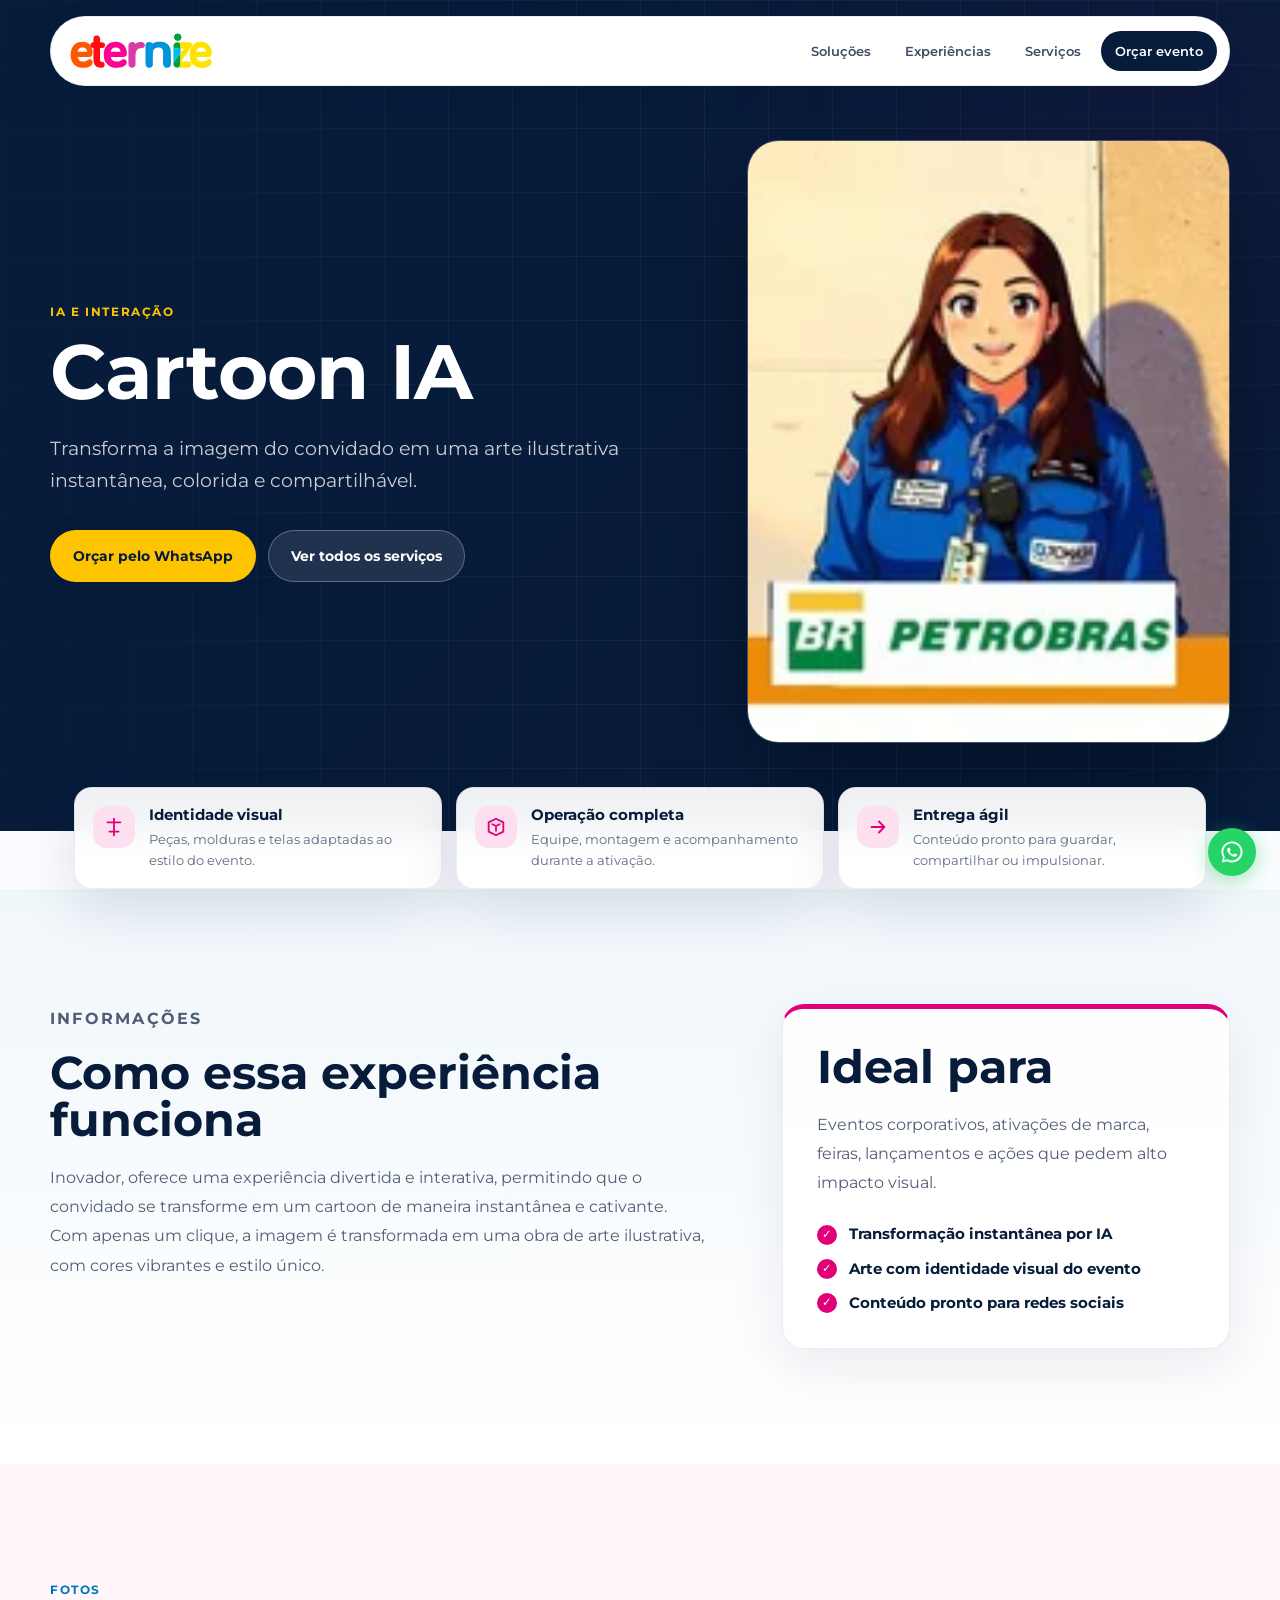
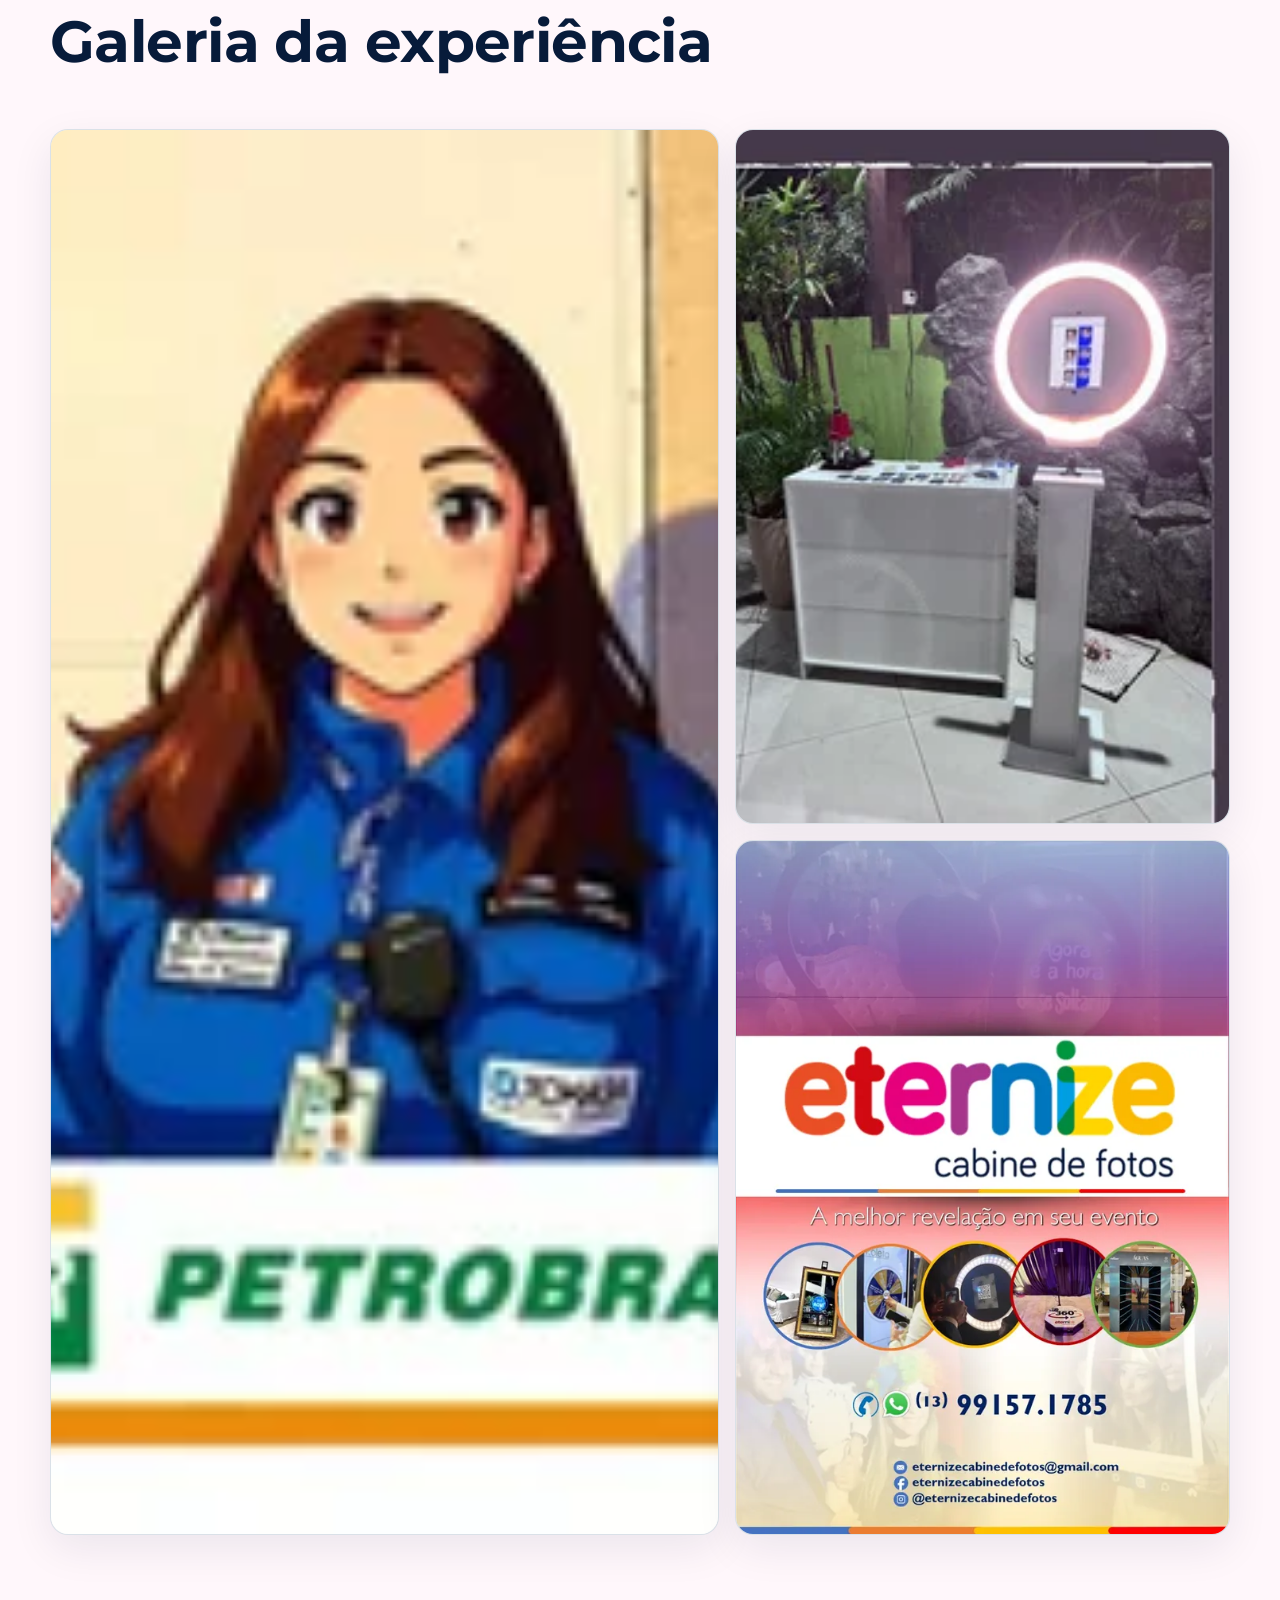
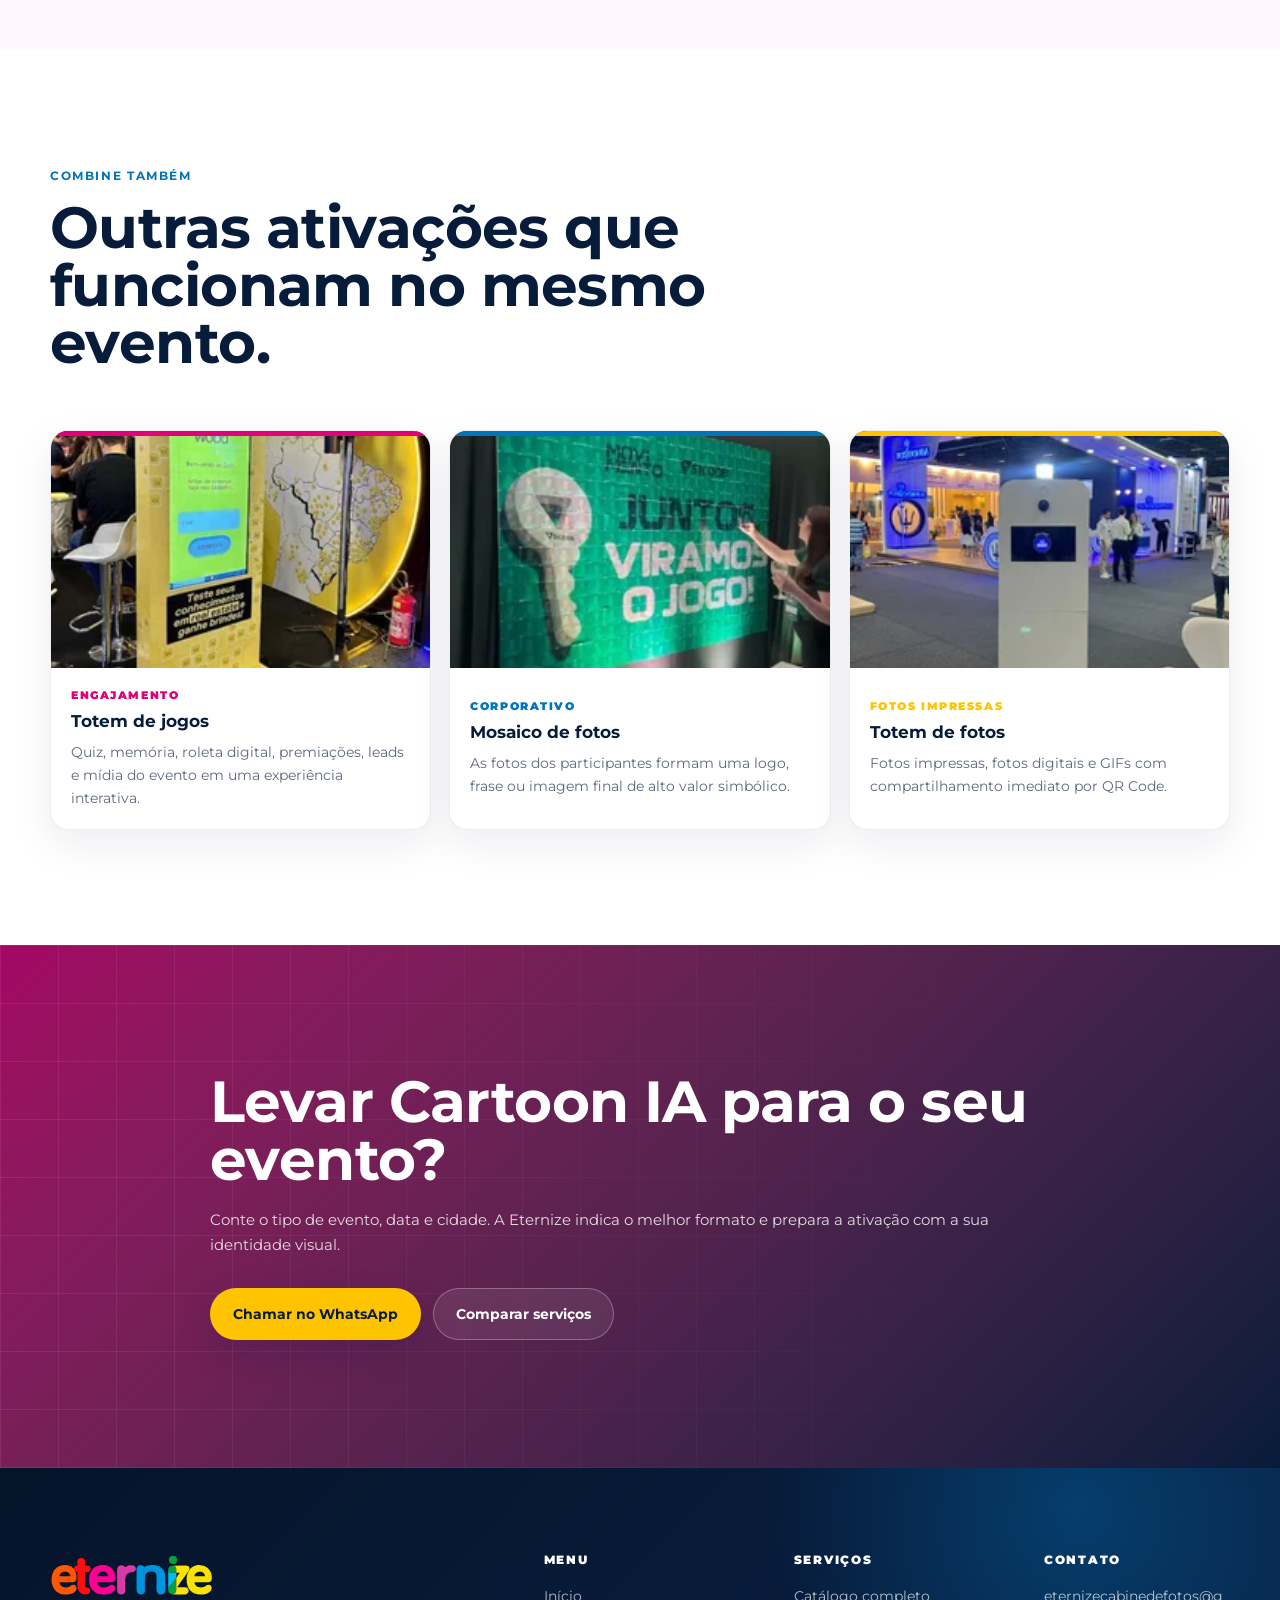
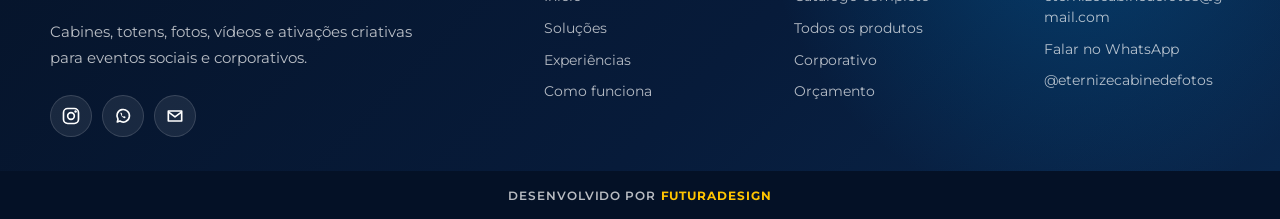
<file: produto.html>
<!doctype html>
<html lang="pt-BR">
  <head>
    <meta charset="utf-8" />
    <meta name="viewport" content="width=device-width, initial-scale=1" />
    <meta name="description" content="Produto Eternize Cabine de Fotos com fotos, informações e orçamento pelo WhatsApp." />
    <title>Produto | Eternize Cabine de Fotos</title>
    <link rel="preconnect" href="https://fonts.googleapis.com" />
    <link rel="preconnect" href="https://fonts.gstatic.com" crossorigin />
    <link href="https://fonts.googleapis.com/css2?family=Montserrat:ital,wght@0,400;0,500;0,600;0,700;0,800;0,900;1,400;1,600&display=swap" rel="stylesheet" />
    <link rel="stylesheet" href="styles.css" />
  </head>
  <body>
    <div class="scroll-progress" aria-hidden="true"></div>

    <header class="site-header" data-header>
      <a class="brand" href="index.html#inicio" aria-label="Eternize Cabine de Fotos">
        <img src="logosvg.svg" alt="Eternize cabine de fotos" />
      </a>
      <button class="nav-toggle" type="button" aria-label="Abrir menu" aria-expanded="false" data-nav-toggle>
        <span></span>
        <span></span>
        <span></span>
      </button>
      <nav class="nav-links" data-nav>
        <a href="index.html#solucoes">Soluções</a>
        <a href="index.html#experiencias">Experiências</a>
        <a href="servicos.html">Serviços</a>
        <a class="nav-cta" href="https://wa.me/5513991571785?text=Ola%2C%20quero%20potencializar%20meu%20evento%20com%20a%20Eternize." target="_blank" rel="noreferrer">Orçar evento</a>
      </nav>
    </header>

    <main class="product-page" data-product-page>
      <section class="product-hero" data-product-accent>
        <div class="product-hero-copy reveal">
          <p class="eyebrow" data-product-category>Serviço Eternize</p>
          <h1 data-product-title>Produto Eternize</h1>
          <p data-product-summary>Experiência interativa para eventos sociais e corporativos.</p>
          <div class="hero-actions">
            <a class="button button-primary" href="#" target="_blank" rel="noreferrer" data-product-whatsapp data-ripple>Orçar pelo WhatsApp</a>
            <a class="button button-ghost services-back-link" href="servicos.html" data-ripple>Ver todos os serviços</a>
          </div>
        </div>
        <figure class="product-hero-media reveal">
          <img src="assets/site/totem-fotos.webp" alt="" data-product-image />
        </figure>
      </section>

      <section class="product-proof-strip" aria-label="Diferenciais Eternize">
        <article class="product-proof-item reveal">
          <span class="product-proof-icon" aria-hidden="true">
            <svg viewBox="0 0 24 24" fill="none">
              <path d="M12 3v18M5 7h14M7 17h10" stroke="currentColor" stroke-width="2" stroke-linecap="round"/>
            </svg>
          </span>
          <div>
            <strong>Identidade visual</strong>
            <p>Peças, molduras e telas adaptadas ao estilo do evento.</p>
          </div>
        </article>
        <article class="product-proof-item reveal">
          <span class="product-proof-icon" aria-hidden="true">
            <svg viewBox="0 0 24 24" fill="none">
              <path d="M4 17V7l8-4 8 4v10l-8 4-8-4Z" stroke="currentColor" stroke-width="2" stroke-linejoin="round"/>
              <path d="m8 9 4 2 4-2M12 11v5" stroke="currentColor" stroke-width="2" stroke-linecap="round"/>
            </svg>
          </span>
          <div>
            <strong>Operação completa</strong>
            <p>Equipe, montagem e acompanhamento durante a ativação.</p>
          </div>
        </article>
        <article class="product-proof-item reveal">
          <span class="product-proof-icon" aria-hidden="true">
            <svg viewBox="0 0 24 24" fill="none">
              <path d="M5 12h14M13 6l6 6-6 6" stroke="currentColor" stroke-width="2" stroke-linecap="round" stroke-linejoin="round"/>
            </svg>
          </span>
          <div>
            <strong>Entrega ágil</strong>
            <p>Conteúdo pronto para guardar, compartilhar ou impulsionar.</p>
          </div>
        </article>
      </section>

      <section class="section product-info-section">
        <div class="product-info-grid">
          <div class="product-copy reveal">
            <p class="eyebrow">Informações</p>
            <h2>Como essa experiência funciona</h2>
            <p data-product-description></p>
          </div>
          <div class="product-details reveal">
            <h2>Ideal para</h2>
            <p data-product-ideal></p>
            <ul data-product-features></ul>
          </div>
        </div>
      </section>

      <section class="section product-gallery-section">
        <div class="section-heading reveal">
          <p class="eyebrow">Fotos</p>
          <h2>Galeria da experiência</h2>
        </div>
        <div class="product-gallery" data-product-gallery></div>
      </section>

      <section class="section product-related-section">
        <div class="section-heading reveal">
          <p class="eyebrow">Combine também</p>
          <h2>Outras ativações que funcionam no mesmo evento.</h2>
        </div>
        <div class="product-related-grid" data-product-related></div>
      </section>

      <section class="product-final-cta" data-product-accent>
        <div class="final-inner reveal">
          <h2 data-product-cta-title>Vamos montar essa experiência no seu evento?</h2>
          <p>Conte o tipo de evento, data e cidade. A Eternize indica o melhor formato e prepara a ativação com a sua identidade visual.</p>
          <div class="hero-actions">
            <a class="button button-primary" href="#" target="_blank" rel="noreferrer" data-product-whatsapp data-ripple>Chamar no WhatsApp</a>
            <a class="button button-ghost light" href="servicos.html" data-ripple>Comparar serviços</a>
          </div>
        </div>
      </section>
    </main>

    <footer class="site-footer">
      <div class="footer-shell">
        <div class="footer-brand">
          <a class="footer-logo" href="index.html#inicio" aria-label="Eternize Cabine de Fotos">
            <img src="logosvg.svg" alt="Eternize cabine de fotos" />
          </a>
          <p>Cabines, totens, fotos, vídeos e ativações criativas para eventos sociais e corporativos.</p>
          <div class="footer-socials" aria-label="Redes sociais">
            <a class="footer-social" href="https://www.instagram.com/eternizecabinedefotos/" target="_blank" rel="noreferrer" aria-label="Instagram">
              <svg viewBox="0 0 24 24" fill="none" aria-hidden="true">
                <rect x="3" y="3" width="18" height="18" rx="5" stroke="currentColor" stroke-width="2"/>
                <circle cx="12" cy="12" r="4" stroke="currentColor" stroke-width="2"/>
                <path d="M17.5 6.5h.01" stroke="currentColor" stroke-width="3" stroke-linecap="round"/>
              </svg>
            </a>
            <a class="footer-social" href="https://wa.me/5513991571785?text=Ola%2C%20quero%20conhecer%20as%20ativacoes%20da%20Eternize." target="_blank" rel="noreferrer" aria-label="WhatsApp">
              <svg viewBox="0 0 24 24" fill="none" aria-hidden="true">
                <path d="M5.2 19.2 6 15.9a7.5 7.5 0 1 1 2.3 2.2l-3.1 1.1Z" stroke="currentColor" stroke-width="2" stroke-linejoin="round"/>
                <path d="M9.2 8.8c.2 2.5 1.6 4.8 4.3 6 .5.2 1.2-.4 1.5-.9.2-.3.1-.7-.2-.9l-1.2-.7c-.3-.2-.7-.1-.9.1l-.4.4c-.8-.5-1.5-1.2-1.9-2l.4-.4c.3-.3.3-.7.1-1l-.7-1.1c-.2-.3-.6-.4-.9-.2-.6.2-1.1.4-1.1.7Z" fill="currentColor"/>
              </svg>
            </a>
            <a class="footer-social" href="mailto:eternizecabinedefotos@gmail.com" aria-label="E-mail">
              <svg viewBox="0 0 24 24" fill="none" aria-hidden="true">
                <path d="M4 6h16v12H4V6Z" stroke="currentColor" stroke-width="2" stroke-linejoin="round"/>
                <path d="m4 7 8 6 8-6" stroke="currentColor" stroke-width="2" stroke-linejoin="round"/>
              </svg>
            </a>
          </div>
        </div>
        <nav class="footer-column" aria-label="Links principais">
          <h2>Menu</h2>
          <a href="index.html#inicio">Início</a>
          <a href="index.html#solucoes">Soluções</a>
          <a href="index.html#experiencias">Experiências</a>
          <a href="index.html#processo">Como funciona</a>
        </nav>
        <nav class="footer-column" aria-label="Serviços">
          <h2>Serviços</h2>
          <a href="servicos.html">Catálogo completo</a>
          <a href="servicos.html#todos-servicos">Todos os produtos</a>
          <a href="index.html#corporativo">Corporativo</a>
          <a href="index.html#contato">Orçamento</a>
        </nav>
        <div class="footer-column footer-contact">
          <h2>Contato</h2>
          <a href="mailto:eternizecabinedefotos@gmail.com">eternizecabinedefotos@gmail.com</a>
          <a href="https://wa.me/5513991571785?text=Ola%2C%20quero%20um%20orcamento%20com%20a%20Eternize." target="_blank" rel="noreferrer">Falar no WhatsApp</a>
          <a href="https://www.instagram.com/eternizecabinedefotos/" target="_blank" rel="noreferrer">@eternizecabinedefotos</a>
        </div>
      </div>
    </footer>
    <div class="footer-credit">
      <a href="https://futurabr.com" target="_blank" rel="noreferrer">Desenvolvido por <strong>FUTURADESIGN</strong></a>
    </div>

    <a class="wpp-float" href="https://wa.me/5513991571785?text=Ola%2C%20quero%20conhecer%20as%20ativacoes%20da%20Eternize." target="_blank" rel="noreferrer" aria-label="Falar no WhatsApp">
      <svg viewBox="0 0 32 32" fill="currentColor" aria-hidden="true">
        <path d="M16 3C8.8 3 3 8.7 3 15.8c0 2.4.7 4.7 1.9 6.7L3.5 29l6.7-1.7c1.8 1 3.8 1.5 5.9 1.5 7.2 0 13-5.7 13-12.8S23.2 3 16 3Zm0 23.5c-1.9 0-3.7-.5-5.3-1.5l-.4-.2-4 .9.9-3.8-.3-.4c-1.1-1.7-1.7-3.6-1.7-5.7 0-5.8 4.8-10.5 10.7-10.5s10.7 4.7 10.7 10.5S21.9 26.5 16 26.5Zm5.9-7.8c-.3-.2-1.9-.9-2.2-1-.3-.1-.5-.2-.7.2-.2.3-.8 1-.9 1.2-.2.2-.3.2-.6.1-.3-.2-1.3-.5-2.5-1.5-.9-.8-1.5-1.8-1.7-2.1-.2-.3 0-.5.1-.6.1-.1.3-.3.5-.5.1-.2.2-.3.3-.5.1-.2 0-.4 0-.5 0-.2-.7-1.7-1-2.3-.3-.6-.5-.5-.7-.5h-.6c-.2 0-.5.1-.8.4-.3.3-1 1-1 2.5s1.1 2.9 1.2 3.1c.2.2 2.1 3.2 5.1 4.5.7.3 1.3.5 1.7.6.7.2 1.4.2 1.9.1.6-.1 1.9-.8 2.1-1.5.3-.7.3-1.4.2-1.5-.1-.1-.3-.2-.6-.4Z"/>
      </svg>
    </a>

    <script src="produtos.js"></script>
    <script src="produto.js"></script>
    <script src="script.js"></script>
  </body>
</html>
</file>
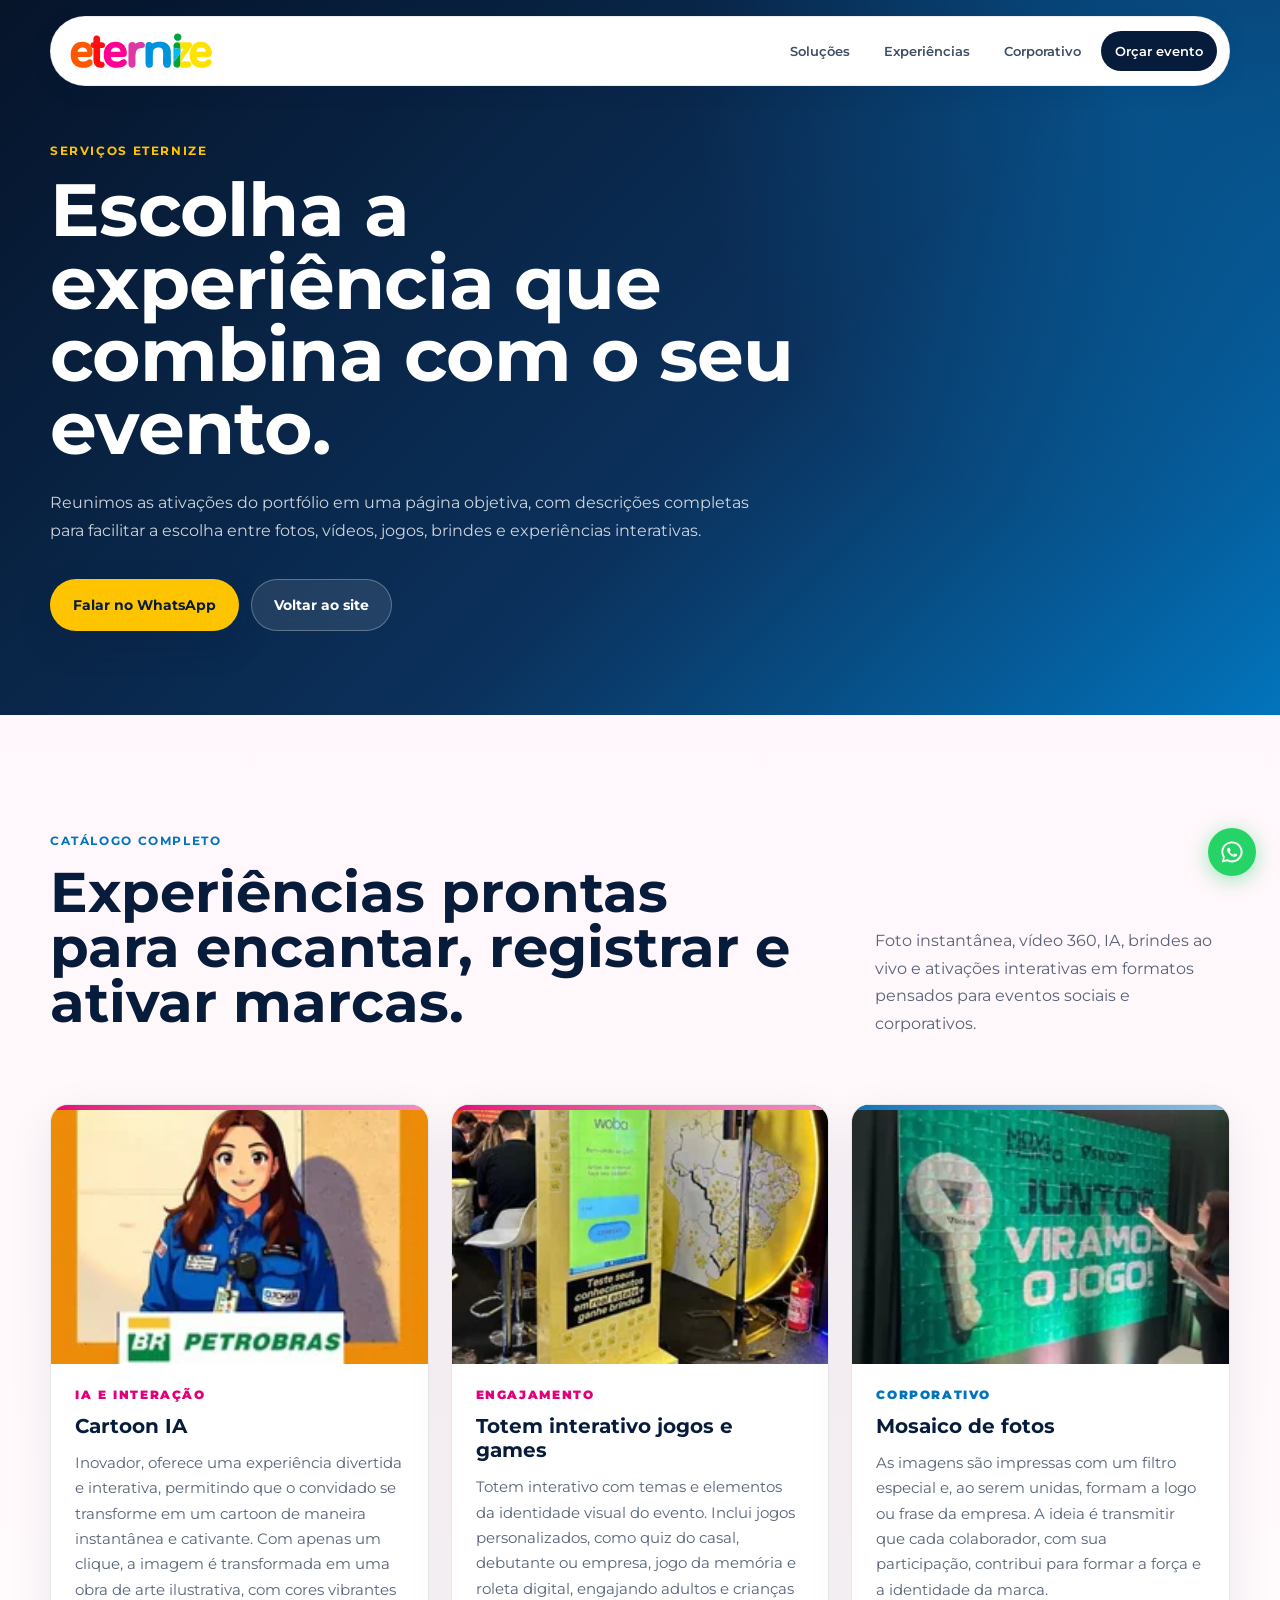
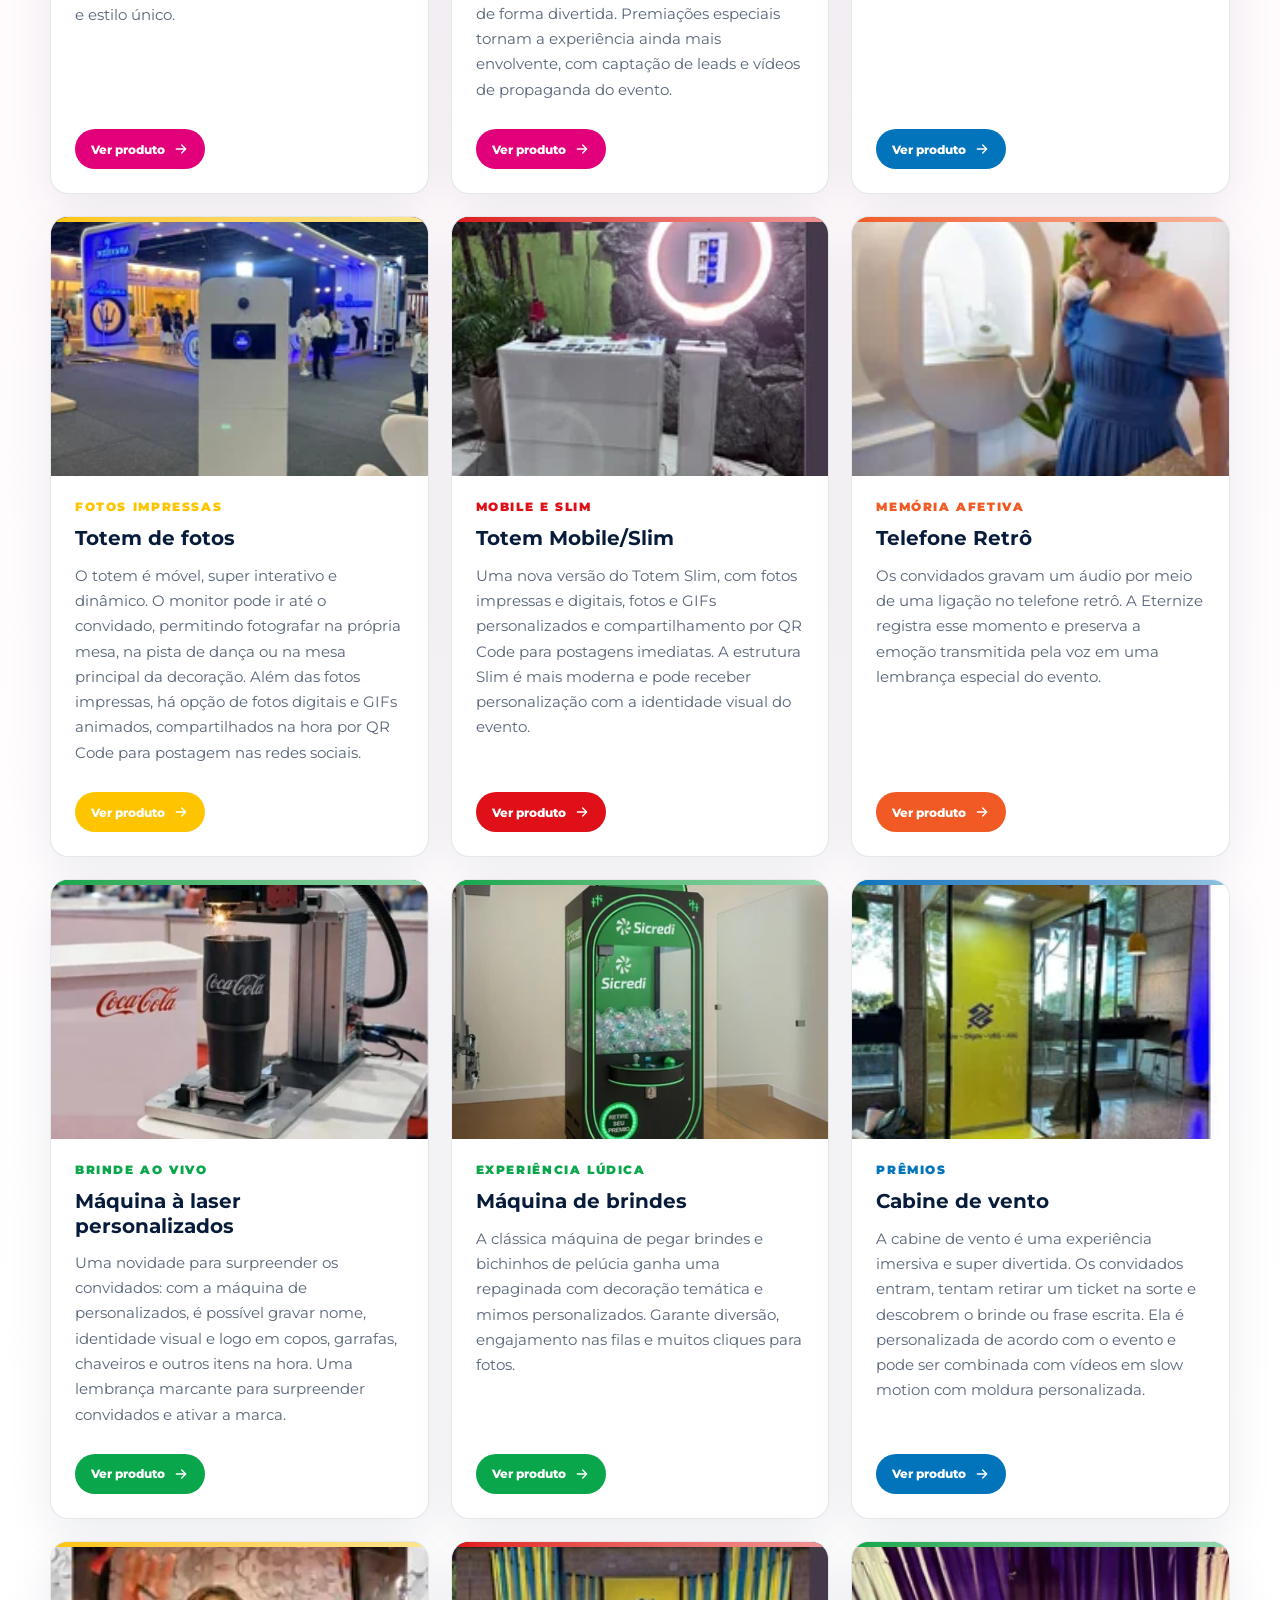
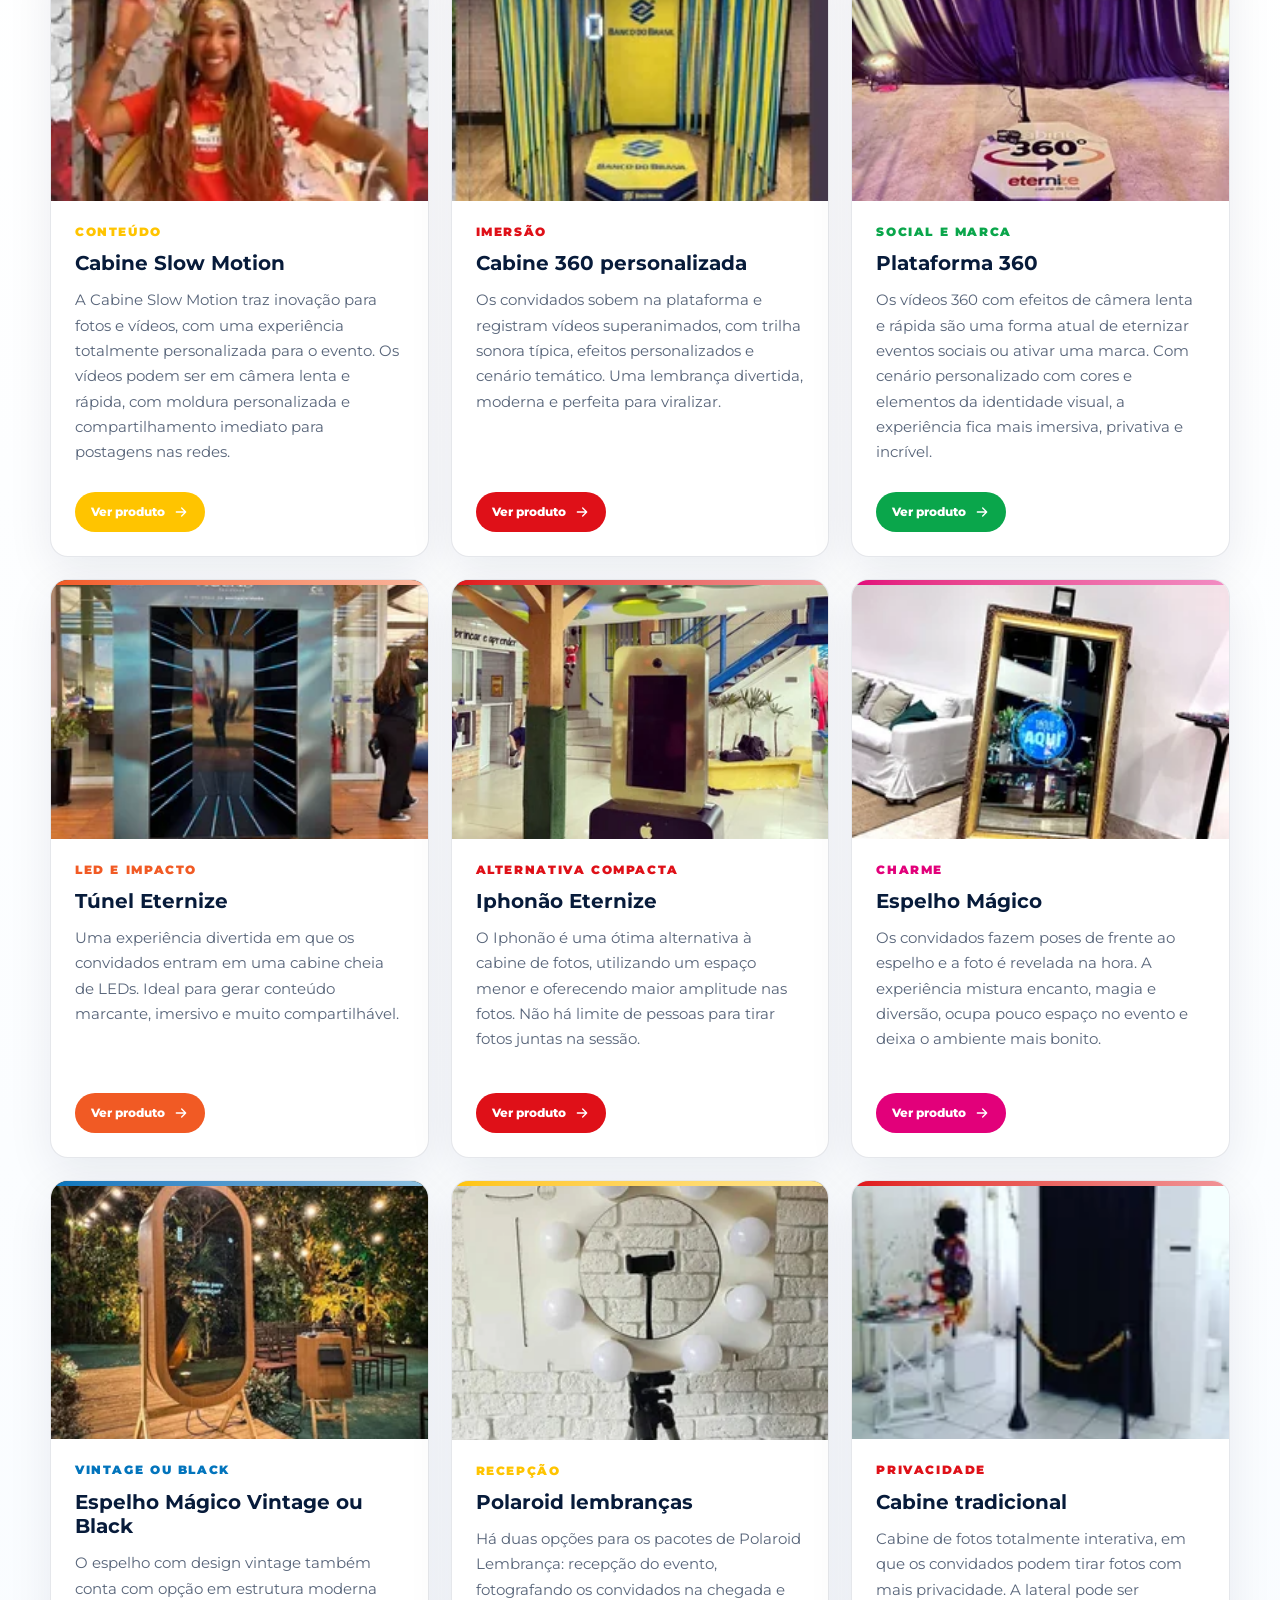
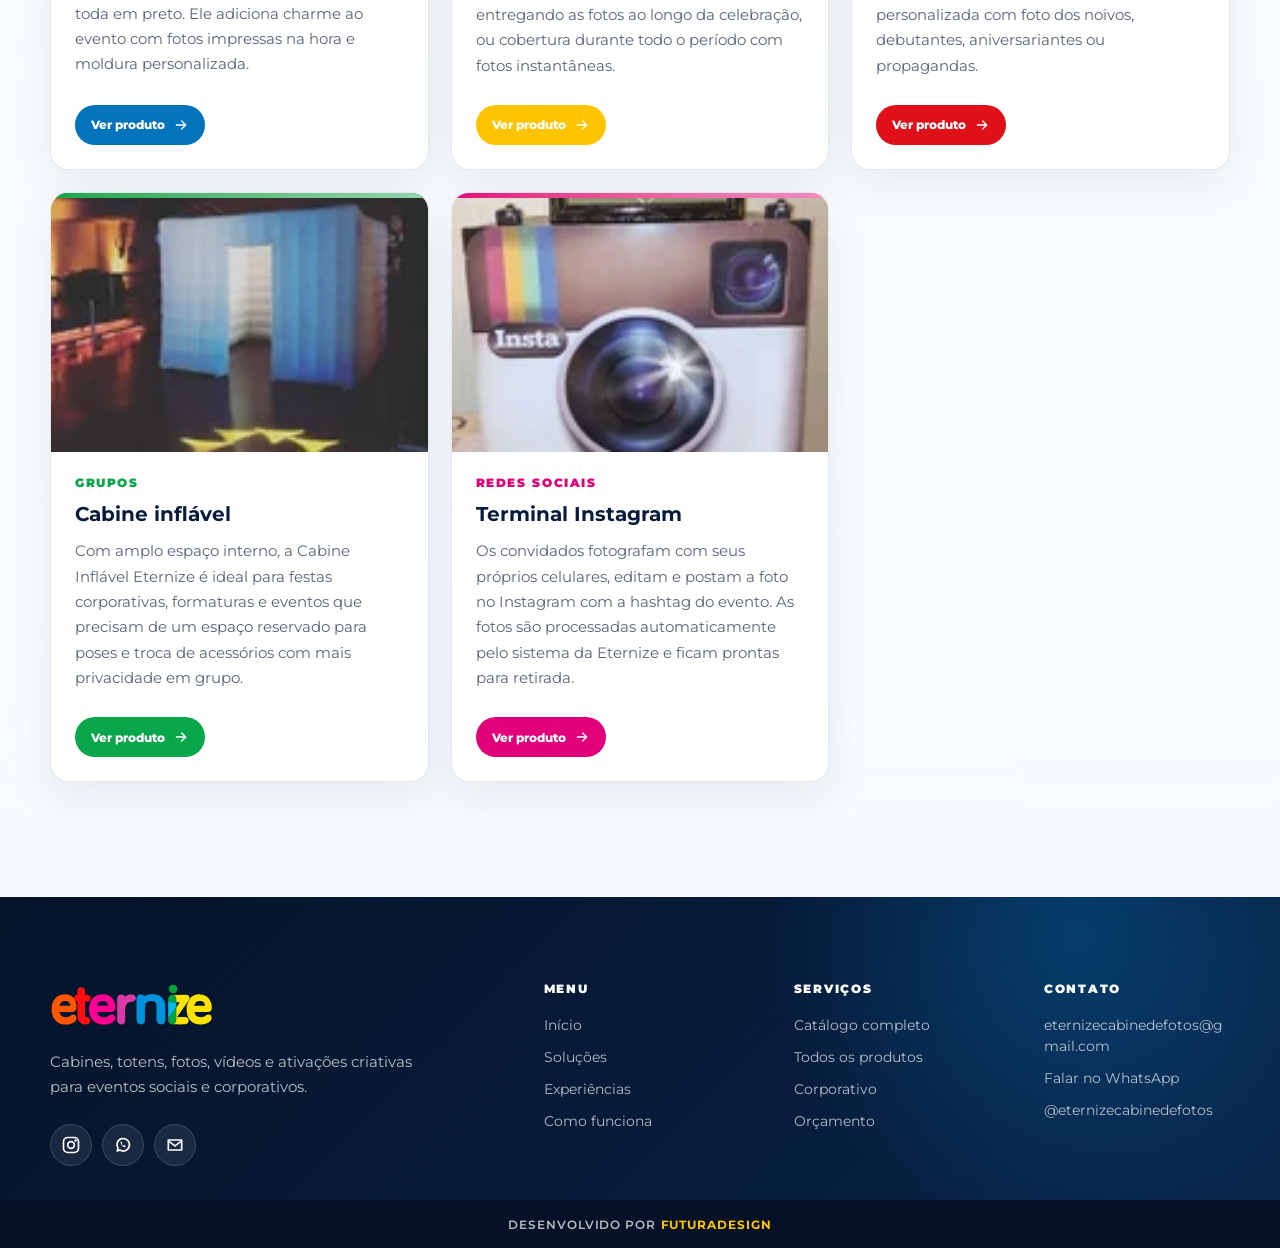
<file: servicos.html>
<!doctype html>
<html lang="pt-BR">
  <head>
    <meta charset="utf-8" />
    <meta name="viewport" content="width=device-width, initial-scale=1" />
    <meta
      name="description"
      content="Todos os serviços da Eternize Cabine de Fotos: totens, cabines, espelhos, brindes ao vivo, vídeos 360, IA e ativações personalizadas."
    />
    <title>Todos os serviços | Eternize Cabine de Fotos</title>
    <link rel="preconnect" href="https://fonts.googleapis.com" />
    <link rel="preconnect" href="https://fonts.gstatic.com" crossorigin />
    <link href="https://fonts.googleapis.com/css2?family=Montserrat:ital,wght@0,400;0,500;0,600;0,700;0,800;0,900;1,400;1,600&display=swap" rel="stylesheet" />
    <link rel="stylesheet" href="styles.css" />
  </head>
  <body>
    <div class="scroll-progress" aria-hidden="true"></div>

    <header class="site-header" data-header>
      <a class="brand" href="index.html#inicio" aria-label="Eternize Cabine de Fotos">
        <img src="logosvg.svg" alt="Eternize cabine de fotos" />
      </a>
      <button class="nav-toggle" type="button" aria-label="Abrir menu" aria-expanded="false" data-nav-toggle>
        <span></span>
        <span></span>
        <span></span>
      </button>
      <nav class="nav-links" data-nav>
        <a href="index.html#solucoes">Soluções</a>
        <a href="index.html#experiencias">Experiências</a>
        <a href="index.html#corporativo">Corporativo</a>
        <a class="nav-cta" href="https://wa.me/5513991571785?text=Ola%2C%20quero%20potencializar%20meu%20evento%20com%20a%20Eternize." target="_blank" rel="noreferrer">Orçar evento</a>
      </nav>
    </header>

    <main class="services-page">
      <section class="services-hero section-pink">
        <div class="services-hero-copy reveal">
          <p class="eyebrow">Serviços Eternize</p>
          <h1>Escolha a experiência que combina com o seu evento.</h1>
          <p>
            Reunimos as ativações do portfólio em uma página objetiva, com descrições completas para facilitar a escolha
            entre fotos, vídeos, jogos, brindes e experiências interativas.
          </p>
          <div class="hero-actions">
            <a class="button button-primary" href="https://wa.me/5513991571785?text=Ola%2C%20quero%20um%20orcamento%20com%20a%20Eternize." target="_blank" rel="noreferrer" data-ripple>Falar no WhatsApp</a>
            <a class="button button-ghost services-back-link" href="index.html#experiencias" data-ripple>Voltar ao site</a>
          </div>
        </div>
      </section>

      <section class="section services-list-section" id="todos-servicos">
        <div class="services-catalog-head reveal">
          <div>
            <p class="eyebrow">Catálogo completo</p>
            <h2>Experiências prontas para encantar, registrar e ativar marcas.</h2>
          </div>
          <p>
            Foto instantânea, vídeo 360, IA, brindes ao vivo e ativações interativas em formatos pensados para eventos
            sociais e corporativos.
          </p>
        </div>
        <div class="services-all-grid">
          <article class="service-full-card reveal" style="--card-accent: var(--pink)">
            <img src="assets/site/cartoon-ia.webp" alt="Cartoon IA com identidade de marca" />
            <div>
              <h2>Cartoon IA</h2>
              <p>Inovador, oferece uma experiência divertida e interativa, permitindo que o convidado se transforme em um cartoon de maneira instantânea e cativante. Com apenas um clique, a imagem é transformada em uma obra de arte ilustrativa, com cores vibrantes e estilo único.</p>
            </div>
          </article>

          <article class="service-full-card reveal" style="--card-accent: var(--pink)">
            <img src="assets/site/totem-games.webp" alt="Totem interativo com jogos" />
            <div>
              <h2>Totem interativo jogos e games</h2>
              <p>Totem interativo com temas e elementos da identidade visual do evento. Inclui jogos personalizados, como quiz do casal, debutante ou empresa, jogo da memória e roleta digital, engajando adultos e crianças de forma divertida. Premiações especiais tornam a experiência ainda mais envolvente, com captação de leads e vídeos de propaganda do evento.</p>
            </div>
          </article>

          <article class="service-full-card reveal" style="--card-accent: var(--blue)">
            <img src="assets/site/mosaico.webp" alt="Mosaico de fotos corporativo" />
            <div>
              <h2>Mosaico de fotos</h2>
              <p>As imagens são impressas com um filtro especial e, ao serem unidas, formam a logo ou frase da empresa. A ideia é transmitir que cada colaborador, com sua participação, contribui para formar a força e a identidade da marca.</p>
            </div>
          </article>

          <article class="service-full-card reveal" style="--card-accent: var(--yellow)">
            <img src="assets/site/totem-fotos.webp" alt="Totem de fotos para evento" />
            <div>
              <h2>Totem de fotos</h2>
              <p>O totem é móvel, super interativo e dinâmico. O monitor pode ir até o convidado, permitindo fotografar na própria mesa, na pista de dança ou na mesa principal da decoração. Além das fotos impressas, há opção de fotos digitais e GIFs animados, compartilhados na hora por QR Code para postagem nas redes sociais.</p>
            </div>
          </article>

          <article class="service-full-card reveal" style="--card-accent: var(--red)">
            <img src="assets/site/totem-mobile.webp" alt="Totem mobile slim com ring light" />
            <div>
              <h2>Totem Mobile/Slim</h2>
              <p>Uma nova versão do Totem Slim, com fotos impressas e digitais, fotos e GIFs personalizados e compartilhamento por QR Code para postagens imediatas. A estrutura Slim é mais moderna e pode receber personalização com a identidade visual do evento.</p>
            </div>
          </article>

          <article class="service-full-card reveal" style="--card-accent: var(--orange)">
            <img src="assets/site/telefone-retro.webp" alt="Telefone retrô para áudio recordações" />
            <div>
              <h2>Telefone Retrô</h2>
              <p>Os convidados gravam um áudio por meio de uma ligação no telefone retrô. A Eternize registra esse momento e preserva a emoção transmitida pela voz em uma lembrança especial do evento.</p>
            </div>
          </article>

          <article class="service-full-card reveal" style="--card-accent: var(--green)">
            <img src="assets/site/laser.webp" alt="Gravação a laser personalizada" />
            <div>
              <h2>Máquina à laser personalizados</h2>
              <p>Uma novidade para surpreender os convidados: com a máquina de personalizados, é possível gravar nome, identidade visual e logo em copos, garrafas, chaveiros e outros itens na hora. Uma lembrança marcante para surpreender convidados e ativar a marca.</p>
            </div>
          </article>

          <article class="service-full-card reveal" style="--card-accent: var(--green)">
            <img src="assets/site/maquina-brindes.webp" alt="Máquina de brindes personalizada" />
            <div>
              <h2>Máquina de brindes</h2>
              <p>A clássica máquina de pegar brindes e bichinhos de pelúcia ganha uma repaginada com decoração temática e mimos personalizados. Garante diversão, engajamento nas filas e muitos cliques para fotos.</p>
            </div>
          </article>

          <article class="service-full-card reveal" style="--card-accent: var(--blue)">
            <img src="assets/site/cabine-vento.webp" alt="Cabine de vento para prêmios" />
            <div>
              <h2>Cabine de vento</h2>
              <p>A cabine de vento é uma experiência imersiva e super divertida. Os convidados entram, tentam retirar um ticket na sorte e descobrem o brinde ou frase escrita. Ela é personalizada de acordo com o evento e pode ser combinada com vídeos em slow motion com moldura personalizada.</p>
            </div>
          </article>

          <article class="service-full-card reveal" style="--card-accent: var(--yellow)">
            <img src="assets/site/slow-motion.webp" alt="Cabine slow motion" />
            <div>
              <h2>Cabine Slow Motion</h2>
              <p>A Cabine Slow Motion traz inovação para fotos e vídeos, com uma experiência totalmente personalizada para o evento. Os vídeos podem ser em câmera lenta e rápida, com moldura personalizada e compartilhamento imediato para postagens nas redes.</p>
            </div>
          </article>

          <article class="service-full-card reveal" style="--card-accent: var(--red)">
            <img src="assets/site/cabine-360.webp" alt="Cabine 360 personalizada" />
            <div>
              <h2>Cabine 360 personalizada</h2>
              <p>Os convidados sobem na plataforma e registram vídeos superanimados, com trilha sonora típica, efeitos personalizados e cenário temático. Uma lembrança divertida, moderna e perfeita para viralizar.</p>
            </div>
          </article>

          <article class="service-full-card reveal" style="--card-accent: var(--green)">
            <img src="assets/site/plataforma-360.webp" alt="Plataforma 360 para eventos" />
            <div>
              <h2>Plataforma 360</h2>
              <p>Os vídeos 360 com efeitos de câmera lenta e rápida são uma forma atual de eternizar eventos sociais ou ativar uma marca. Com cenário personalizado com cores e elementos da identidade visual, a experiência fica mais imersiva, privativa e incrível.</p>
            </div>
          </article>

          <article class="service-full-card reveal" style="--card-accent: var(--orange)">
            <img src="assets/site/tunel-eternize.webp" alt="Túnel Eternize com luzes" />
            <div>
              <h2>Túnel Eternize</h2>
              <p>Uma experiência divertida em que os convidados entram em uma cabine cheia de LEDs. Ideal para gerar conteúdo marcante, imersivo e muito compartilhável.</p>
            </div>
          </article>

          <article class="service-full-card reveal" style="--card-accent: var(--red)">
            <img src="assets/site/iphonao.webp" alt="Iphonão Eternize" />
            <div>
              <h2>Iphonão Eternize</h2>
              <p>O Iphonão é uma ótima alternativa à cabine de fotos, utilizando um espaço menor e oferecendo maior amplitude nas fotos. Não há limite de pessoas para tirar fotos juntas na sessão.</p>
            </div>
          </article>

          <article class="service-full-card reveal" style="--card-accent: var(--pink)">
            <img src="assets/site/espelho-magico.webp" alt="Espelho mágico em moldura dourada" />
            <div>
              <h2>Espelho Mágico</h2>
              <p>Os convidados fazem poses de frente ao espelho e a foto é revelada na hora. A experiência mistura encanto, magia e diversão, ocupa pouco espaço no evento e deixa o ambiente mais bonito.</p>
            </div>
          </article>

          <article class="service-full-card reveal" style="--card-accent: var(--blue)">
            <img src="assets/site/espelho-vintage.webp" alt="Espelho vintage em evento" />
            <div>
              <h2>Espelho Mágico Vintage ou Black</h2>
              <p>O espelho com design vintage também conta com opção em estrutura moderna toda em preto. Ele adiciona charme ao evento com fotos impressas na hora e moldura personalizada.</p>
            </div>
          </article>

          <article class="service-full-card reveal" style="--card-accent: var(--yellow)">
            <img src="assets/site/polaroid.webp" alt="Polaroid lembranças em evento" />
            <div>
              <h2>Polaroid lembranças</h2>
              <p>Há duas opções para os pacotes de Polaroid Lembrança: recepção do evento, fotografando os convidados na chegada e entregando as fotos ao longo da celebração, ou cobertura durante todo o período com fotos instantâneas.</p>
            </div>
          </article>

          <article class="service-full-card reveal" style="--card-accent: var(--red)">
            <img src="assets/site/cabine-tradicional.webp" alt="Cabine tradicional de fotos" />
            <div>
              <h2>Cabine tradicional</h2>
              <p>Cabine de fotos totalmente interativa, em que os convidados podem tirar fotos com mais privacidade. A lateral pode ser personalizada com foto dos noivos, debutantes, aniversariantes ou propagandas.</p>
            </div>
          </article>

          <article class="service-full-card reveal" style="--card-accent: var(--green)">
            <img src="assets/site/cabine-inflavel.webp" alt="Cabine inflável Eternize" />
            <div>
              <h2>Cabine inflável</h2>
              <p>Com amplo espaço interno, a Cabine Inflável Eternize é ideal para festas corporativas, formaturas e eventos que precisam de um espaço reservado para poses e troca de acessórios com mais privacidade em grupo.</p>
            </div>
          </article>

          <article class="service-full-card reveal" style="--card-accent: var(--pink)">
            <img src="assets/site/terminal-instagram.webp" alt="Terminal Instagram para impressão" />
            <div>
              <h2>Terminal Instagram</h2>
              <p>Os convidados fotografam com seus próprios celulares, editam e postam a foto no Instagram com a hashtag do evento. As fotos são processadas automaticamente pelo sistema da Eternize e ficam prontas para retirada.</p>
            </div>
          </article>
        </div>
      </section>
    </main>

    <footer class="site-footer">
      <div class="footer-shell">
        <div class="footer-brand">
          <a class="footer-logo" href="index.html#inicio" aria-label="Eternize Cabine de Fotos">
            <img src="logosvg.svg" alt="Eternize cabine de fotos" />
          </a>
          <p>Cabines, totens, fotos, vídeos e ativações criativas para eventos sociais e corporativos.</p>
          <div class="footer-socials" aria-label="Redes sociais">
            <a class="footer-social" href="https://www.instagram.com/eternizecabinedefotos/" target="_blank" rel="noreferrer" aria-label="Instagram">
              <svg viewBox="0 0 24 24" fill="none" aria-hidden="true">
                <rect x="3" y="3" width="18" height="18" rx="5" stroke="currentColor" stroke-width="2"/>
                <circle cx="12" cy="12" r="4" stroke="currentColor" stroke-width="2"/>
                <path d="M17.5 6.5h.01" stroke="currentColor" stroke-width="3" stroke-linecap="round"/>
              </svg>
            </a>
            <a class="footer-social" href="https://wa.me/5513991571785?text=Ola%2C%20quero%20conhecer%20as%20ativacoes%20da%20Eternize." target="_blank" rel="noreferrer" aria-label="WhatsApp">
              <svg viewBox="0 0 24 24" fill="none" aria-hidden="true">
                <path d="M5.2 19.2 6 15.9a7.5 7.5 0 1 1 2.3 2.2l-3.1 1.1Z" stroke="currentColor" stroke-width="2" stroke-linejoin="round"/>
                <path d="M9.2 8.8c.2 2.5 1.6 4.8 4.3 6 .5.2 1.2-.4 1.5-.9.2-.3.1-.7-.2-.9l-1.2-.7c-.3-.2-.7-.1-.9.1l-.4.4c-.8-.5-1.5-1.2-1.9-2l.4-.4c.3-.3.3-.7.1-1l-.7-1.1c-.2-.3-.6-.4-.9-.2-.6.2-1.1.4-1.1.7Z" fill="currentColor"/>
              </svg>
            </a>
            <a class="footer-social" href="mailto:eternizecabinedefotos@gmail.com" aria-label="E-mail">
              <svg viewBox="0 0 24 24" fill="none" aria-hidden="true">
                <path d="M4 6h16v12H4V6Z" stroke="currentColor" stroke-width="2" stroke-linejoin="round"/>
                <path d="m4 7 8 6 8-6" stroke="currentColor" stroke-width="2" stroke-linejoin="round"/>
              </svg>
            </a>
          </div>
        </div>
        <nav class="footer-column" aria-label="Links principais">
          <h2>Menu</h2>
          <a href="index.html#inicio">Início</a>
          <a href="index.html#solucoes">Soluções</a>
          <a href="index.html#experiencias">Experiências</a>
          <a href="index.html#processo">Como funciona</a>
        </nav>
        <nav class="footer-column" aria-label="Serviços">
          <h2>Serviços</h2>
          <a href="servicos.html">Catálogo completo</a>
          <a href="servicos.html#todos-servicos">Todos os produtos</a>
          <a href="index.html#corporativo">Corporativo</a>
          <a href="index.html#contato">Orçamento</a>
        </nav>
        <div class="footer-column footer-contact">
          <h2>Contato</h2>
          <a href="mailto:eternizecabinedefotos@gmail.com">eternizecabinedefotos@gmail.com</a>
          <a href="https://wa.me/5513991571785?text=Ola%2C%20quero%20um%20orcamento%20com%20a%20Eternize." target="_blank" rel="noreferrer">Falar no WhatsApp</a>
          <a href="https://www.instagram.com/eternizecabinedefotos/" target="_blank" rel="noreferrer">@eternizecabinedefotos</a>
        </div>
      </div>
    </footer>
    <div class="footer-credit">
      <a href="https://futurabr.com" target="_blank" rel="noreferrer">Desenvolvido por <strong>FUTURADESIGN</strong></a>
    </div>

    <a class="wpp-float" href="https://wa.me/5513991571785?text=Ola%2C%20quero%20conhecer%20as%20ativacoes%20da%20Eternize." target="_blank" rel="noreferrer" aria-label="Falar no WhatsApp">
      <svg viewBox="0 0 32 32" fill="currentColor" aria-hidden="true">
        <path d="M16 3C8.8 3 3 8.7 3 15.8c0 2.4.7 4.7 1.9 6.7L3.5 29l6.7-1.7c1.8 1 3.8 1.5 5.9 1.5 7.2 0 13-5.7 13-12.8S23.2 3 16 3Zm0 23.5c-1.9 0-3.7-.5-5.3-1.5l-.4-.2-4 .9.9-3.8-.3-.4c-1.1-1.7-1.7-3.6-1.7-5.7 0-5.8 4.8-10.5 10.7-10.5s10.7 4.7 10.7 10.5S21.9 26.5 16 26.5Zm5.9-7.8c-.3-.2-1.9-.9-2.2-1-.3-.1-.5-.2-.7.2-.2.3-.8 1-.9 1.2-.2.2-.3.2-.6.1-.3-.2-1.3-.5-2.5-1.5-.9-.8-1.5-1.8-1.7-2.1-.2-.3 0-.5.1-.6.1-.1.3-.3.5-.5.1-.2.2-.3.3-.5.1-.2 0-.4 0-.5 0-.2-.7-1.7-1-2.3-.3-.6-.5-.5-.7-.5h-.6c-.2 0-.5.1-.8.4-.3.3-1 1-1 2.5s1.1 2.9 1.2 3.1c.2.2 2.1 3.2 5.1 4.5.7.3 1.3.5 1.7.6.7.2 1.4.2 1.9.1.6-.1 1.9-.8 2.1-1.5.3-.7.3-1.4.2-1.5-.1-.1-.3-.2-.6-.4Z"/>
      </svg>
    </a>

    <script src="produtos.js"></script>
    <script src="servicos.js"></script>
    <script src="script.js"></script>
  </body>
</html>
</file>
<file: styles.css>
:root {
  --ink: #071b3a;
  --ink-2: #17335f;
  --paper: #fbfcff;
  --muted: #667085;
  --line: rgba(7, 27, 58, 0.12);
  --white: #ffffff;
  --orange: #f15a24;
  --red: #df1018;
  --pink: #e2007a;
  --blue: #0274bc;
  --green: #0aa64b;
  --yellow: #ffc400;
  --shadow: 0 24px 70px rgba(7, 27, 58, 0.18);
  --radius: 12px;
  --section-accent: var(--blue);
}

/* Prevent scroll during loader */
html.js-loading {
  overflow: hidden;
}

/* ─── Loader ─────────────────────────────────────────────────── */
#loader {
  position: fixed;
  inset: 0;
  z-index: 9999;
  display: flex;
  align-items: center;
  justify-content: center;
  background: var(--ink);
}

.loader-inner {
  display: flex;
  flex-direction: column;
  align-items: center;
}

.loader-logo {
  width: min(520px, 78vw);
  height: auto;
  overflow: visible;
}

.loader-logo path {
  fill: transparent;
  stroke-linecap: round;
  stroke-linejoin: round;
}

/* Base */
* {
  box-sizing: border-box;
}

html {
  scroll-behavior: smooth;
}

body {
  margin: 0;
  color: var(--ink);
  background: var(--paper);
  font-family:
    "Montserrat", ui-sans-serif, system-ui, -apple-system, BlinkMacSystemFont, "Segoe UI", sans-serif;
  letter-spacing: 0;
}

body.nav-open {
  overflow: hidden;
}

img {
  display: block;
  max-width: 100%;
}

a {
  color: inherit;
  text-decoration: none;
}

button,
a {
  -webkit-tap-highlight-color: transparent;
}

.scroll-progress {
  position: fixed;
  inset: 0 auto auto 0;
  z-index: 80;
  width: 100%;
  height: 4px;
  transform: scaleX(0);
  transform-origin: left;
  background: linear-gradient(90deg, var(--orange), var(--pink), var(--blue), var(--green), var(--yellow));
}

.site-header {
  position: fixed;
  top: 16px;
  left: 50%;
  z-index: 70;
  display: flex;
  width: min(1180px, calc(100% - 32px));
  height: 70px;
  align-items: center;
  justify-content: space-between;
  gap: 24px;
  padding: 10px 12px 10px 18px;
  border: 1px solid rgba(7, 27, 58, 0.08);
  border-radius: 999px;
  background: #ffffff;
  box-shadow: 0 4px 24px rgba(7, 27, 58, 0.08);
  transform: translateX(-50%);
  transition:
    top 220ms ease,
    box-shadow 220ms ease;
}

.site-header.is-scrolled {
  top: 10px;
  box-shadow: 0 8px 36px rgba(7, 27, 58, 0.13);
}

.brand {
  display: inline-flex;
  align-items: center;
  height: 38px;
  flex-shrink: 0;
}

.brand img {
  width: auto;
  height: 100%;
  object-fit: contain;
}

.nav-links {
  display: flex;
  align-items: center;
  gap: 6px;
  font-size: 0.82rem;
  font-weight: 600;
  color: rgba(7, 27, 58, 0.78);
}

.nav-links a {
  display: inline-flex;
  min-height: 40px;
  align-items: center;
  border-radius: 999px;
  padding: 0 14px;
  transition:
    color 180ms ease,
    background-color 180ms ease,
    transform 180ms ease;
}

.nav-links a:hover {
  color: var(--ink);
  background: rgba(2, 116, 188, 0.08);
  transform: translateY(-1px);
}

.nav-links .nav-cta {
  color: var(--white);
  background: var(--ink);
}

.nav-links .nav-cta:hover {
  color: var(--white);
  background: var(--blue);
}

.nav-toggle {
  display: none;
  width: 44px;
  height: 44px;
  flex: 0 0 auto;
  border: 0;
  border-radius: 999px;
  background: var(--ink);
  color: var(--white);
  cursor: pointer;
}

.nav-toggle span {
  display: block;
  width: 18px;
  height: 2px;
  margin: 4px auto;
  border-radius: 999px;
  background: currentColor;
  transition:
    transform 180ms ease,
    opacity 180ms ease;
}

.nav-open .nav-toggle span:nth-child(1) {
  transform: translateY(6px) rotate(45deg);
}

.nav-open .nav-toggle span:nth-child(2) {
  opacity: 0;
}

.nav-open .nav-toggle span:nth-child(3) {
  transform: translateY(-6px) rotate(-45deg);
}

.hero {
  position: relative;
  min-height: 100svh;
  overflow: hidden;
  display: flex;
  flex-direction: column;
  align-items: center;
  justify-content: center;
  text-align: center;
  padding: 120px clamp(24px, 8vw, 140px) 96px;
  color: var(--white);
  isolation: isolate;
}

.hero-video {
  position: absolute;
  inset: 0;
  width: 100%;
  height: 100%;
  object-fit: cover;
  z-index: -2;
  pointer-events: none;
}

.hero-video--desktop { display: none; }
.hero-video--mobile  { display: block; }

@media (min-width: 768px) {
  .hero-video--mobile  { display: none; }
  .hero-video--desktop { display: block; }
}

.hero-overlay {
  position: absolute;
  inset: 0;
  z-index: -1;
  background: linear-gradient(
    180deg,
    rgba(7, 27, 58, 0.88) 0%,
    rgba(7, 27, 58, 0.58) 48%,
    rgba(7, 27, 58, 0.92) 100%
  );
}

.hero-scroll {
  position: absolute;
  bottom: 36px;
  left: 50%;
  transform: translateX(-50%);
  z-index: 2;
  width: 22px;
  height: 36px;
  border: 2px solid rgba(255, 255, 255, 0.32);
  border-radius: 99px;
}

.hero-scroll::before {
  content: "";
  position: absolute;
  top: 5px;
  left: 50%;
  transform: translateX(-50%);
  width: 3px;
  height: 7px;
  background: rgba(255, 255, 255, 0.65);
  border-radius: 99px;
  animation: hero-dot 1.8s ease-in-out infinite;
}

@keyframes hero-dot {
  0%   { opacity: 1; top: 5px; }
  100% { opacity: 0; top: 22px; }
}

/* Hero badge */
.hero-badge {
  display: inline-flex;
  align-items: center;
  gap: 10px;
  margin-bottom: 20px;
  padding: 7px 16px 7px 12px;
  border: 1px solid rgba(255, 255, 255, 0.18);
  border-radius: 999px;
  background: rgba(255, 255, 255, 0.08);
  backdrop-filter: blur(12px);
  color: rgba(255, 255, 255, 0.88);
  font-size: 0.75rem;
  font-weight: 700;
  letter-spacing: 0.06em;
  text-transform: uppercase;
}

.hero-badge-pulse {
  display: block;
  width: 8px;
  height: 8px;
  flex-shrink: 0;
  border-radius: 50%;
  background: #22e87a;
  box-shadow: 0 0 0 0 rgba(34, 232, 122, 0.5);
  animation: badge-pulse 2.2s ease-out infinite;
}

@keyframes badge-pulse {
  0%   { box-shadow: 0 0 0 0 rgba(34, 232, 122, 0.55); }
  70%  { box-shadow: 0 0 0 8px rgba(34, 232, 122, 0); }
  100% { box-shadow: 0 0 0 0 rgba(34, 232, 122, 0); }
}

.hero-content {
  position: relative;
  z-index: 2;
  max-width: 860px;
  display: flex;
  flex-direction: column;
  align-items: center;
}

.hero-content .eyebrow {
  color: var(--yellow);
}

.hero-highlight {
  color: var(--yellow);
}

.hero-highlight-pink {
  color: var(--pink);
}

.hero-content h1 {
  max-width: 20ch;
}

.eyebrow {
  display: inline-block;
  margin: 0 0 16px;
  color: var(--section-accent);
  font-size: 0.72rem;
  font-weight: 700;
  letter-spacing: 0.14em;
  text-transform: uppercase;
}

h1,
h2,
h3,
p {
  margin-top: 0;
}

h1 {
  max-width: 12ch;
  margin-bottom: 22px;
  font-family: "Montserrat", sans-serif;
  font-size: clamp(2.6rem, 5vw, 5.5rem);
  line-height: 1.05;
  font-weight: 700;
  letter-spacing: -0.01em;
}

h2 {
  margin-bottom: 18px;
  font-family: "Montserrat", sans-serif;
  font-size: clamp(2rem, 4.5vw, 5rem);
  line-height: 1.0;
  font-weight: 700;
  letter-spacing: -0.01em;
}

h3 {
  margin-bottom: 10px;
  font-size: 0.95rem;
  line-height: 1.3;
  font-weight: 700;
}

.hero-copy {
  max-width: 620px;
  margin-bottom: 36px;
  color: rgba(255, 255, 255, 0.78);
  font-size: clamp(1rem, 1.8vw, 1.2rem);
  line-height: 1.6;
}

.hero-actions {
  display: flex;
  flex-wrap: wrap;
  gap: 12px;
  align-items: center;
  justify-content: center;
}

.button {
  --button-bg: var(--white);
  --button-fg: var(--ink);
  position: relative;
  isolation: isolate;
  display: inline-flex;
  min-height: 52px;
  align-items: center;
  justify-content: center;
  overflow: hidden;
  border: 1px solid transparent;
  border-radius: 999px;
  padding: 0 22px;
  color: var(--button-fg);
  background: var(--button-bg);
  font-size: 0.88rem;
  font-weight: 700;
  box-shadow: 0 14px 35px rgba(7, 27, 58, 0.16);
  transition:
    transform 180ms ease,
    box-shadow 180ms ease,
    border-color 180ms ease;
}

.button::before {
  position: absolute;
  inset: auto auto 0 0;
  z-index: -1;
  width: 100%;
  height: 0;
  background: var(--section-accent);
  content: "";
  transition: height 260ms cubic-bezier(0.2, 0.8, 0.2, 1);
}

.button:hover {
  transform: translateY(-2px);
  box-shadow: 0 18px 48px rgba(7, 27, 58, 0.24);
}

.button:hover::before {
  height: 100%;
}

.button-primary {
  --button-bg: var(--yellow);
  --button-fg: var(--ink);
}

.button-ghost {
  --button-bg: rgba(255, 255, 255, 0.11);
  --button-fg: var(--white);
  border-color: rgba(255, 255, 255, 0.28);
  box-shadow: none;
  backdrop-filter: blur(12px);
}

.button-ghost.light {
  --button-bg: rgba(255, 255, 255, 0.08);
  --button-fg: var(--white);
}

.ripple {
  position: absolute;
  width: 18px;
  height: 18px;
  border-radius: 999px;
  pointer-events: none;
  background: rgba(255, 255, 255, 0.55);
  transform: translate(-50%, -50%) scale(0);
  animation: ripple 520ms ease-out;
}

@keyframes ripple {
  to {
    opacity: 0;
    transform: translate(-50%, -50%) scale(18);
  }
}

/* ─── Ticker bar ─────────────────────────────────────────────── */
@keyframes ticker-scroll {
  from { transform: translateX(0); }
  to   { transform: translateX(-50%); }
}

.ticker-section {
  position: relative;
  z-index: 6;
  background: var(--yellow);
  overflow: hidden;
  padding: 20px 0;
  box-shadow: 0 8px 40px rgba(7, 27, 58, 0.22);
}

.ticker-inner {
  display: flex;
  overflow: hidden;
}

.ticker-track {
  display: flex;
  width: max-content;
  white-space: nowrap;
  animation: ticker-scroll 30s linear infinite;
}

.ticker-section:hover .ticker-track {
  animation-play-state: paused;
}

.ticker-item {
  display: inline-flex;
  align-items: center;
  padding: 4px 0;
  color: var(--ink);
  font-size: 0.78rem;
  font-weight: 800;
  letter-spacing: 0.1em;
  text-transform: uppercase;
  white-space: nowrap;
}

.ticker-item::after {
  content: "◆";
  margin: 0 22px;
  color: var(--orange);
  font-size: 0.55em;
  vertical-align: middle;
}


/* ─── WhatsApp float ─────────────────────────────────────────── */
.wpp-float {
  position: fixed;
  bottom: 24px;
  right: 24px;
  z-index: 200;
  display: flex;
  align-items: center;
  justify-content: center;
  width: 48px;
  height: 48px;
  border-radius: 50%;
  background: #25d366;
  color: #fff;
  box-shadow: 0 4px 20px rgba(37, 211, 102, 0.45);
  transition: transform 200ms ease, box-shadow 200ms ease;
}

.wpp-float svg {
  width: 26px;
  height: 26px;
}

.wpp-float:hover {
  transform: scale(1.1);
  box-shadow: 0 6px 28px rgba(37, 211, 102, 0.6);
}

.section {
  --section-accent: var(--blue);
  padding: clamp(72px, 9vw, 132px) max(24px, calc((100vw - 1180px) / 2));
}

.section-blue {
  --section-accent: var(--blue);
}

.section-orange {
  --section-accent: var(--orange);
}

.section-pink {
  --section-accent: var(--pink);
}

.section-green {
  --section-accent: var(--green);
}

.section-yellow {
  --section-accent: var(--yellow);
}

.section-red {
  --section-accent: var(--red);
}

.section-heading {
  max-width: 840px;
  margin-bottom: clamp(34px, 5vw, 58px);
}

.section-heading p:not(.eyebrow) {
  max-width: 720px;
  color: var(--muted);
  font-size: 0.96rem;
  line-height: 1.72;
}

.goals-section {
  position: relative;
  overflow: hidden;
  isolation: isolate;
  background:
    linear-gradient(135deg, rgba(2, 116, 188, 0.1), rgba(2, 116, 188, 0) 36%),
    linear-gradient(180deg, #ffffff 0%, #f7fbff 48%, #fff7f2 100%);
}

.goals-section::before {
  position: absolute;
  inset: 0;
  z-index: -1;
  background-image:
    linear-gradient(rgba(7, 27, 58, 0.055) 1px, transparent 1px),
    linear-gradient(90deg, rgba(7, 27, 58, 0.055) 1px, transparent 1px);
  background-size: 58px 58px;
  content: "";
  opacity: 0.6;
  pointer-events: none;
}

.goals-shell {
  display: grid;
  grid-template-columns: minmax(0, 1.15fr) minmax(300px, 0.75fr);
  gap: clamp(32px, 6vw, 84px);
  align-items: stretch;
  margin-bottom: clamp(34px, 6vw, 72px);
}

.goals-intro {
  max-width: 790px;
}

.goals-intro h2 {
  max-width: 760px;
  margin-bottom: 20px;
  letter-spacing: 0;
}

.goals-title-accent {
  color: var(--orange);
}

.goals-intro > p {
  max-width: 680px;
  margin-bottom: 28px;
  color: rgba(7, 27, 58, 0.72);
  font-size: clamp(0.98rem, 1.5vw, 1.08rem);
  line-height: 1.74;
}

.goals-proof {
  display: grid;
  grid-template-columns: repeat(3, minmax(0, 1fr));
  gap: 12px;
}

.goals-proof span {
  min-width: 0;
  border-left: 3px solid var(--orange);
  padding: 2px 0 2px 14px;
  color: rgba(7, 27, 58, 0.68);
  font-size: 0.8rem;
  line-height: 1.55;
}

.goals-proof strong {
  display: block;
  margin-bottom: 4px;
  color: var(--ink);
  font-size: 0.76rem;
  letter-spacing: 0.08em;
  text-transform: uppercase;
}

.goals-showcase {
  display: flex;
  width: min(100%, 390px);
  height: 100%;
  justify-self: end;
}

.goals-showcase-media {
  position: relative;
  flex: 1 1 auto;
  overflow: hidden;
  height: 100%;
  min-height: 100%;
  width: 100%;
  margin: 0;
  border: 0;
  border-radius: 28px;
  background: #06142a;
  box-shadow: none;
}

.goals-showcase-media img {
  position: absolute;
  inset: 0;
  width: 100%;
  height: 100%;
  min-height: 100%;
  object-fit: cover;
  opacity: 1;
}

.goals-grid {
  display: grid;
  grid-template-columns: repeat(4, minmax(0, 1fr));
  gap: 16px;
}

.goals-card {
  position: relative;
  display: flex;
  min-width: 0;
  min-height: 292px;
  flex-direction: column;
  overflow: hidden;
  border: 1px solid rgba(7, 27, 58, 0.1);
  border-radius: 8px;
  padding: 22px;
  color: var(--ink);
  background: linear-gradient(180deg, #ffffff 0%, #fbfdff 100%);
  box-shadow: 0 10px 32px rgba(7, 27, 58, 0.08);
  transition:
    transform 200ms ease,
    box-shadow 200ms ease,
    border-color 200ms ease;
}

.goals-card::before {
  position: absolute;
  inset: 0 0 auto;
  height: 4px;
  background: var(--gc);
  content: "";
}

.goals-card::after {
  position: absolute;
  right: -26px;
  bottom: 18px;
  width: 92px;
  height: 180px;
  background: var(--gc);
  content: "";
  opacity: 0.055;
  pointer-events: none;
  transform: skewX(-16deg);
}

.goals-card:hover,
.goals-card:focus-visible {
  border-color: var(--gc);
  box-shadow: 0 24px 64px rgba(7, 27, 58, 0.16);
  transform: translateY(-6px);
}

.goals-card:focus-visible {
  outline: 3px solid rgba(2, 116, 188, 0.28);
  outline-offset: 3px;
}

.goals-icon {
  position: relative;
  z-index: 1;
  display: inline-flex;
  width: 58px;
  height: 58px;
  align-items: center;
  justify-content: center;
  border-radius: 8px;
  color: var(--white);
  background: var(--gc);
  box-shadow: 0 16px 32px rgba(7, 27, 58, 0.16);
}

.goals-icon svg {
  width: 30px;
  height: 30px;
}

.goals-watermark {
  position: absolute;
  top: 22px;
  right: 18px;
  color: rgba(7, 27, 58, 0.055);
  font-size: clamp(3.2rem, 5vw, 4.9rem);
  font-weight: 900;
  line-height: 0.8;
}

.goals-card h3 {
  position: relative;
  z-index: 1;
  margin: 26px 0 12px;
  font-size: clamp(1.05rem, 1.3vw, 1.24rem);
  letter-spacing: 0;
}

.goals-card p {
  position: relative;
  z-index: 1;
  margin-bottom: 0;
  color: rgba(7, 27, 58, 0.68);
  font-size: 0.88rem;
  line-height: 1.65;
}

.goals-link {
  position: relative;
  z-index: 1;
  display: inline-flex;
  width: fit-content;
  align-items: center;
  gap: 8px;
  margin-top: auto;
  padding-top: 24px;
  color: var(--gc);
  font-size: 0.82rem;
  font-weight: 800;
}

.goals-link svg {
  width: 17px;
  height: 17px;
  transition: transform 180ms ease;
}

.goals-card:hover .goals-link svg,
.goals-card:focus-visible .goals-link svg {
  transform: translateX(4px);
}

.experience-section {
  overflow: hidden;
  background: #fff7fb;
}

.experience-head {
  display: flex;
  align-items: end;
  justify-content: space-between;
  gap: 28px;
  margin-bottom: clamp(28px, 4vw, 46px);
}

.experience-head .section-heading {
  margin-bottom: 0;
}

.experience-all-link {
  flex: 0 0 auto;
  margin-bottom: 8px;
}

.experience-all-link--mobile {
  display: none;
}

.experience-carousel {
  width: 100vw;
  margin-left: calc(50% - 50vw);
  overflow-x: auto;
  overflow-y: hidden;
  cursor: grab;
  scrollbar-width: none;
  touch-action: pan-y;
  user-select: none;
}

.experience-carousel::-webkit-scrollbar {
  display: none;
}

.experience-carousel.is-dragging {
  cursor: grabbing;
}

.service-carousel-track {
  display: flex;
  width: max-content;
}

.service-carousel-group {
  display: flex;
  flex: 0 0 auto;
  align-items: stretch;
  gap: 18px;
  padding-right: 18px;
}

.experience-carousel .service-card {
  display: flex;
  flex: 0 0 clamp(260px, 21vw, 330px);
  height: 430px;
  flex-direction: column;
  box-shadow: none;
  cursor: pointer;
  -webkit-user-drag: none;
}

.experience-carousel .service-card:hover {
  box-shadow: none;
}

.experience-carousel .service-card:hover img {
  transform: none;
}

.experience-carousel .service-card img {
  height: 196px;
  flex: 0 0 auto;
  pointer-events: none;
  -webkit-user-drag: none;
}

.experience-carousel .service-card div {
  display: flex;
  flex: 1 1 auto;
  flex-direction: column;
}

.experience-carousel .service-card span {
  margin-bottom: 22px;
}

.experience-carousel .service-card div::after {
  display: inline-flex;
  width: fit-content;
  align-items: center;
  justify-content: center;
  margin-top: auto;
  border-radius: 999px;
  padding: 9px 13px;
  color: var(--white);
  background: var(--card-accent, var(--section-accent));
  font-size: 0.74rem;
  font-weight: 800;
  content: "Ver produto";
}

.experience-carousel.is-dragging .service-card {
  pointer-events: none;
}

.filter-bar {
  position: sticky;
  top: 96px;
  z-index: 5;
  display: flex;
  gap: 8px;
  overflow-x: auto;
  margin: -10px 0 28px;
  padding: 10px;
  border: 1px solid rgba(226, 0, 122, 0.12);
  border-radius: 999px;
  background: rgba(255, 255, 255, 0.8);
  box-shadow: 0 18px 54px rgba(7, 27, 58, 0.08);
  backdrop-filter: blur(16px);
  scrollbar-width: none;
}

.filter-bar::-webkit-scrollbar {
  display: none;
}

.filter-button {
  flex: 0 0 auto;
  min-height: 38px;
  border: 0;
  border-radius: 999px;
  padding: 0 14px;
  color: rgba(7, 27, 58, 0.68);
  background: transparent;
  font: inherit;
  font-size: 0.82rem;
  font-weight: 700;
  cursor: pointer;
  transition:
    color 180ms ease,
    background-color 180ms ease,
    transform 180ms ease;
}

.filter-button:hover,
.filter-button.active {
  color: var(--white);
  background: var(--section-accent);
}

.filter-button:hover {
  transform: translateY(-1px);
}

.service-grid {
  display: grid;
  grid-template-columns: repeat(4, minmax(0, 1fr));
  gap: 16px;
}

.service-card {
  position: relative;
  display: block;
  min-width: 0;
  overflow: hidden;
  border: 1px solid rgba(7, 27, 58, 0.08);
  border-radius: 14px;
  color: var(--ink);
  background: var(--white);
  box-shadow: 0 8px 28px rgba(7, 27, 58, 0.07);
  transition:
    transform 220ms ease,
    box-shadow 220ms ease,
    opacity 180ms ease;
}

.service-card::before {
  position: absolute;
  inset: 0 auto auto 0;
  width: 100%;
  height: 4px;
  background: var(--card-accent, var(--section-accent));
  content: "";
}

.service-card:hover {
  box-shadow: 0 20px 56px rgba(7, 27, 58, 0.13);
  transform: translateY(-4px);
}

.service-card[hidden] {
  display: none;
}

.service-card img {
  width: 100%;
  aspect-ratio: 4 / 3;
  object-fit: cover;
  background: #edf2f7;
  border-radius: 6px 6px 0 0;
  transition: transform 400ms ease;
}

.service-card:hover img {
  transform: scale(1.03);
}

.service-card div {
  padding: 16px 18px 20px;
}

.service-card p {
  margin-bottom: 6px;
  color: var(--card-accent, var(--section-accent));
  font-size: 0.68rem;
  font-weight: 700;
  letter-spacing: 0.1em;
  text-transform: uppercase;
}

.service-card h3 {
  font-size: 0.92rem;
  font-weight: 700;
}

.service-card span {
  display: block;
  color: var(--muted);
  font-size: 0.84rem;
  line-height: 1.55;
}

.services-page {
  background:
    linear-gradient(180deg, rgba(226, 0, 122, 0.07), rgba(226, 0, 122, 0) 34%),
    var(--paper);
}

.services-hero {
  min-height: 78svh;
  display: flex;
  align-items: center;
  padding: 140px max(24px, calc((100vw - 1180px) / 2)) 84px;
  color: var(--white);
  background:
    radial-gradient(circle at 88% 12%, rgba(2, 116, 188, 0.42), transparent 34%),
    linear-gradient(135deg, #06142a 0%, #0b315c 58%, #0274bc 100%);
}

.services-hero-copy {
  max-width: 820px;
}

.services-hero .eyebrow {
  color: var(--yellow);
}

.services-hero h1 {
  max-width: 850px;
  margin-bottom: 24px;
  font-size: clamp(2.4rem, 5.8vw, 5.6rem);
  line-height: 0.98;
}

.services-hero p:not(.eyebrow) {
  max-width: 720px;
  margin-bottom: 34px;
  color: rgba(255, 255, 255, 0.8);
  font-size: 1rem;
  line-height: 1.75;
}

.services-hero .hero-actions,
.product-hero .hero-actions {
  justify-content: flex-start;
}

.services-back-link {
  --button-bg: rgba(255, 255, 255, 0.1);
  --button-fg: var(--white);
}

.services-list-section {
  background:
    linear-gradient(180deg, #fff7fb 0%, #ffffff 46%, #f7fbff 100%);
}

.services-catalog-head {
  display: grid;
  grid-template-columns: minmax(0, 0.9fr) minmax(260px, 0.42fr);
  gap: clamp(24px, 5vw, 72px);
  align-items: end;
  margin-bottom: clamp(32px, 5vw, 56px);
}

.services-catalog-head h2 {
  max-width: 860px;
  font-size: clamp(2rem, 4.4vw, 5rem);
  line-height: 0.98;
  letter-spacing: 0;
}

.services-catalog-head > p {
  margin: 0 0 10px;
  color: rgba(7, 27, 58, 0.68);
  font-size: 0.98rem;
  line-height: 1.76;
}

.services-all-grid {
  display: grid;
  grid-template-columns: repeat(3, minmax(0, 1fr));
  align-items: stretch;
  gap: 22px;
}

.service-full-card {
  position: relative;
  display: flex;
  height: 100%;
  min-height: 100%;
  flex-direction: column;
  overflow: hidden;
  isolation: isolate;
  border: 1px solid rgba(7, 27, 58, 0.1);
  border-radius: 18px;
  background: var(--white);
  box-shadow: 0 14px 46px rgba(7, 27, 58, 0.08);
  transition:
    transform 220ms ease,
    border-color 220ms ease,
    box-shadow 220ms ease;
}

.service-full-card.is-clickable {
  cursor: pointer;
}

.service-full-card:hover,
.service-full-card:focus-within {
  border-color: color-mix(in srgb, var(--card-accent, var(--section-accent)) 48%, rgba(7, 27, 58, 0.1));
  box-shadow: 0 24px 60px rgba(7, 27, 58, 0.14);
  transform: translateY(-4px);
}

.service-full-card::before {
  position: absolute;
  inset: 0 0 auto;
  z-index: 2;
  height: 5px;
  background: linear-gradient(90deg, var(--card-accent, var(--section-accent)), color-mix(in srgb, var(--card-accent, var(--section-accent)) 45%, #ffffff));
  content: "";
}

.service-full-card img {
  display: block;
  width: 100%;
  aspect-ratio: 16 / 11;
  object-fit: cover;
  background: #edf2f7;
}

.service-full-card div {
  display: flex;
  min-height: 318px;
  flex: 1;
  flex-direction: column;
  padding: 24px;
}

.service-full-card-kicker {
  width: fit-content;
  margin-bottom: 12px;
  color: var(--card-accent, var(--section-accent));
  font-size: 0.72rem;
  font-weight: 900;
  letter-spacing: 0.14em;
  line-height: 1.25;
  text-transform: uppercase;
}

.service-full-card h2 {
  margin-bottom: 13px;
  font-size: clamp(1.08rem, 1.6vw, 1.36rem);
  line-height: 1.18;
  letter-spacing: 0;
}

.service-full-card p {
  margin-bottom: 26px;
  color: rgba(7, 27, 58, 0.68);
  font-size: 0.92rem;
  line-height: 1.72;
}

.service-full-card-action {
  display: inline-flex;
  width: fit-content;
  align-items: center;
  justify-content: center;
  gap: 8px;
  margin-top: auto;
  border-radius: 999px;
  padding: 12px 16px;
  color: var(--white);
  background: var(--card-accent, var(--section-accent));
  font-size: 0.78rem;
  font-weight: 800;
  transition:
    transform 180ms ease,
    box-shadow 180ms ease;
}

.service-full-card-action svg {
  width: 16px;
  height: 16px;
}

.service-full-card:hover .service-full-card-action,
.service-full-card-action:hover {
  box-shadow: 0 12px 28px color-mix(in srgb, var(--card-accent, var(--section-accent)) 28%, transparent);
  transform: translateX(2px);
}

.product-page {
  background: var(--paper);
}

.product-hero {
  --product-accent: var(--pink);
  position: relative;
  display: grid;
  min-height: 88svh;
  grid-template-columns: minmax(0, 0.95fr) minmax(340px, 0.74fr);
  gap: clamp(32px, 6vw, 88px);
  align-items: center;
  overflow: hidden;
  isolation: isolate;
  padding: 140px max(24px, calc((100vw - 1180px) / 2)) 88px;
  color: var(--white);
  background:
    linear-gradient(135deg, rgba(7, 27, 58, 0.98), rgba(7, 27, 58, 0.88)),
    radial-gradient(circle at 88% 18%, color-mix(in srgb, var(--product-accent) 48%, transparent), transparent 34%),
    var(--ink);
}

.product-hero::before {
  position: absolute;
  inset: 0;
  z-index: -1;
  background-image:
    linear-gradient(rgba(255, 255, 255, 0.055) 1px, transparent 1px),
    linear-gradient(90deg, rgba(255, 255, 255, 0.055) 1px, transparent 1px);
  background-size: 64px 64px;
  mask-image: linear-gradient(90deg, rgba(0, 0, 0, 0.18), #000 56%, rgba(0, 0, 0, 0.48));
  content: "";
}

.product-hero-copy,
.product-hero-media {
  position: relative;
}

.product-hero .eyebrow {
  color: var(--yellow);
}

.product-hero h1 {
  max-width: 780px;
  margin-bottom: 24px;
  font-size: clamp(2.7rem, 6vw, 6.2rem);
  line-height: 0.96;
}

.product-hero-copy > p:not(.eyebrow) {
  max-width: 660px;
  margin-bottom: 34px;
  color: rgba(255, 255, 255, 0.78);
  font-size: clamp(1rem, 1.6vw, 1.16rem);
  line-height: 1.72;
}

.product-hero-media {
  position: relative;
  overflow: hidden;
  margin: 0;
  border: 1px solid rgba(255, 255, 255, 0.16);
  border-radius: 32px;
  background: rgba(255, 255, 255, 0.08);
  box-shadow: 0 34px 92px rgba(0, 0, 0, 0.34);
}

.product-hero-media img {
  display: block;
  width: 100%;
  aspect-ratio: 4 / 5;
  object-fit: cover;
}

.product-proof-strip {
  position: relative;
  z-index: 2;
  display: grid;
  max-width: 1180px;
  grid-template-columns: repeat(3, minmax(0, 1fr));
  gap: 14px;
  margin: -44px auto 0;
  padding: 0 24px;
}

.product-proof-item {
  display: grid;
  grid-template-columns: auto minmax(0, 1fr);
  gap: 14px;
  align-items: start;
  border: 1px solid rgba(7, 27, 58, 0.08);
  border-radius: 18px;
  padding: 18px;
  background: rgba(255, 255, 255, 0.94);
  box-shadow: 0 18px 54px rgba(7, 27, 58, 0.12);
  backdrop-filter: blur(18px);
}

.product-proof-icon {
  display: inline-flex;
  width: 42px;
  height: 42px;
  align-items: center;
  justify-content: center;
  border-radius: 14px;
  color: var(--product-accent, var(--pink));
  background: color-mix(in srgb, var(--product-accent, var(--pink)) 12%, #ffffff);
}

.product-proof-icon svg {
  width: 22px;
  height: 22px;
}

.product-proof-item strong {
  display: block;
  margin-bottom: 5px;
  color: var(--ink);
  font-size: 0.92rem;
}

.product-proof-item p {
  margin: 0;
  color: rgba(7, 27, 58, 0.64);
  font-size: 0.82rem;
  line-height: 1.55;
}

.product-info-section {
  background:
    linear-gradient(180deg, rgba(2, 116, 188, 0.06), rgba(2, 116, 188, 0)),
    #ffffff;
}

.product-info-grid {
  display: grid;
  grid-template-columns: minmax(0, 0.95fr) minmax(320px, 0.65fr);
  gap: clamp(28px, 6vw, 82px);
}

.product-copy h2,
.product-details h2 {
  max-width: 720px;
  margin-bottom: 20px;
  font-size: clamp(1.8rem, 3.6vw, 4.2rem);
  line-height: 1.02;
  letter-spacing: 0;
}

.product-copy {
  max-width: 760px;
}

.product-copy p,
.product-details p {
  color: rgba(7, 27, 58, 0.7);
  font-size: 1rem;
  line-height: 1.82;
}

.product-details {
  align-self: start;
  border: 1px solid rgba(7, 27, 58, 0.08);
  border-top: 5px solid var(--product-accent, var(--pink));
  border-radius: 22px;
  padding: clamp(24px, 3vw, 34px);
  background:
    linear-gradient(180deg, rgba(255, 255, 255, 0.96), #ffffff),
    color-mix(in srgb, var(--product-accent, var(--pink)) 8%, #ffffff);
  box-shadow: 0 18px 54px rgba(7, 27, 58, 0.08);
}

.product-details ul {
  display: grid;
  gap: 12px;
  margin: 26px 0 0;
  padding: 0;
  list-style: none;
}

.product-details li {
  position: relative;
  border-left: 0;
  padding: 0 0 0 32px;
  color: var(--ink);
  font-size: 0.92rem;
  font-weight: 700;
  line-height: 1.5;
}

.product-details li::before {
  position: absolute;
  top: 0.12em;
  left: 0;
  display: inline-flex;
  width: 20px;
  height: 20px;
  align-items: center;
  justify-content: center;
  border-radius: 999px;
  color: var(--white);
  background: var(--product-accent, var(--pink));
  font-size: 0.72rem;
  content: "✓";
}

.product-gallery-section {
  background: #fff7fb;
}

.product-gallery {
  display: grid;
  grid-template-columns: minmax(0, 1.15fr) minmax(280px, 0.85fr);
  grid-auto-rows: minmax(220px, 1fr);
  gap: 16px;
}

.product-gallery-item {
  overflow: hidden;
  margin: 0;
  border: 1px solid rgba(7, 27, 58, 0.08);
  border-radius: 18px;
  background: #edf2f7;
  box-shadow: 0 14px 42px rgba(7, 27, 58, 0.08);
}

.product-gallery-item:first-child {
  grid-row: span 2;
}

.product-gallery-item img {
  display: block;
  width: 100%;
  height: 100%;
  min-height: 100%;
  object-fit: cover;
}

.product-related-section {
  background: #ffffff;
}

.product-related-grid {
  display: grid;
  grid-template-columns: repeat(3, minmax(0, 1fr));
  gap: 18px;
}

.product-related-card {
  position: relative;
  display: grid;
  overflow: hidden;
  border: 1px solid rgba(7, 27, 58, 0.08);
  border-radius: 18px;
  background: var(--white);
  box-shadow: 0 14px 42px rgba(7, 27, 58, 0.08);
  transition:
    transform 200ms ease,
    box-shadow 200ms ease,
    border-color 200ms ease;
}

.product-related-card:hover {
  border-color: color-mix(in srgb, var(--card-accent, var(--section-accent)) 42%, rgba(7, 27, 58, 0.1));
  box-shadow: 0 22px 58px rgba(7, 27, 58, 0.14);
  transform: translateY(-4px);
}

.product-related-card::before {
  position: absolute;
  inset: 0 0 auto;
  height: 5px;
  background: var(--card-accent, var(--section-accent));
  content: "";
}

.product-related-card img {
  width: 100%;
  aspect-ratio: 16 / 10;
  object-fit: cover;
}

.product-related-card div {
  padding: 20px;
}

.product-related-card span {
  display: block;
  margin-bottom: 8px;
  color: var(--card-accent, var(--section-accent));
  font-size: 0.7rem;
  font-weight: 900;
  letter-spacing: 0.14em;
  text-transform: uppercase;
}

.product-related-card strong {
  display: block;
  margin-bottom: 10px;
  color: var(--ink);
  font-size: 1.08rem;
  line-height: 1.22;
}

.product-related-card p {
  margin: 0;
  color: rgba(7, 27, 58, 0.66);
  font-size: 0.88rem;
  line-height: 1.62;
}

.product-final-cta {
  --product-accent: var(--pink);
  position: relative;
  overflow: hidden;
  padding: clamp(76px, 10vw, 132px) 24px;
  color: var(--white);
  text-align: left;
  background:
    linear-gradient(135deg, color-mix(in srgb, var(--product-accent) 72%, #06142a), rgba(7, 27, 58, 0.94)),
    var(--ink);
}

.product-final-cta::before {
  position: absolute;
  inset: 0;
  background-image:
    linear-gradient(rgba(255, 255, 255, 0.08) 1px, transparent 1px),
    linear-gradient(90deg, rgba(255, 255, 255, 0.08) 1px, transparent 1px);
  background-size: 58px 58px;
  mask-image: linear-gradient(90deg, #000, transparent 82%);
  content: "";
}

.product-final-cta .final-inner {
  max-width: 860px;
  margin: 0 auto;
}

.product-final-cta .final-inner p {
  margin-left: 0;
}

.product-final-cta .final-inner .hero-actions {
  justify-content: flex-start;
}

.corporate {
  display: grid;
  grid-template-columns: minmax(0, 1.03fr) minmax(330px, 0.72fr);
  gap: clamp(24px, 5vw, 72px);
  align-items: center;
  color: var(--white);
  background:
    linear-gradient(135deg, rgba(7, 27, 58, 0.96), rgba(12, 56, 102, 0.94)),
    var(--ink);
}

.corporate .eyebrow {
  color: #78ceff;
}

.corporate p {
  color: rgba(255, 255, 255, 0.76);
  font-size: 0.96rem;
  line-height: 1.72;
}

.pill-list {
  display: flex;
  flex-wrap: wrap;
  gap: 10px;
  margin-top: 28px;
}

.pill-list span {
  display: inline-flex;
  min-height: 36px;
  align-items: center;
  border: 1px solid rgba(255, 255, 255, 0.18);
  border-radius: 999px;
  padding: 0 14px;
  color: rgba(255, 255, 255, 0.82);
  background: rgba(255, 255, 255, 0.08);
  font-size: 0.84rem;
  font-weight: 500;
}

.corporate-panel {
  overflow: hidden;
  border: 1px solid rgba(255, 255, 255, 0.2);
  border-radius: 14px;
  background: rgba(255, 255, 255, 0.1);
  box-shadow: 0 28px 72px rgba(0, 0, 0, 0.22);
}

.corporate-panel img {
  width: 100%;
  aspect-ratio: 1 / 0.78;
  object-fit: cover;
}

.corporate-panel div {
  padding: 24px;
}

.corporate-panel h3 {
  font-size: 1.05rem;
  font-weight: 700;
}

.process {
  position: relative;
  display: block;
  overflow: hidden;
  isolation: isolate;
  background:
    radial-gradient(circle at 86% 12%, rgba(10, 166, 75, 0.14), transparent 28%),
    linear-gradient(135deg, #f7fff9 0%, #ffffff 54%, #f2fbf5 100%);
}

.process .section-heading {
  position: relative;
  z-index: 1;
  max-width: 760px;
  margin-bottom: clamp(38px, 5vw, 62px);
}

.process .section-heading h2 {
  font-size: clamp(2.05rem, 4vw, 4.2rem);
  line-height: 1.02;
}

.process-grid {
  position: relative;
  z-index: 1;
  display: grid;
  grid-template-columns: repeat(4, minmax(0, 1fr));
  gap: 18px;
  isolation: isolate;
}

.process-grid::before {
  position: absolute;
  top: 48px;
  right: 36px;
  left: 36px;
  z-index: 0;
  height: 2px;
  background: linear-gradient(90deg, transparent, rgba(10, 166, 75, 0.28), transparent);
  content: "";
  pointer-events: none;
}

.process-step {
  position: relative;
  z-index: 1;
  min-height: 260px;
  overflow: hidden;
  border: 1px solid rgba(10, 166, 75, 0.13);
  border-radius: 22px;
  padding: clamp(22px, 2.6vw, 30px);
  background:
    linear-gradient(180deg, rgba(255, 255, 255, 0.96), rgba(255, 255, 255, 0.88)),
    linear-gradient(135deg, rgba(10, 166, 75, 0.1), transparent);
  box-shadow: 0 18px 54px rgba(7, 27, 58, 0.08);
  transition:
    transform 220ms ease,
    border-color 220ms ease,
    box-shadow 220ms ease;
}

.process-step::before {
  display: none;
}

.process-step:hover {
  border-color: rgba(10, 166, 75, 0.28);
  box-shadow: 0 28px 72px rgba(7, 27, 58, 0.14);
  transform: translateY(-4px);
}

.process-step-head {
  display: flex;
  align-items: center;
  justify-content: space-between;
  gap: 16px;
  margin-bottom: clamp(24px, 3vw, 34px);
}

.process-icon,
.process-number {
  position: relative;
  z-index: 1;
  display: inline-flex;
  align-items: center;
  justify-content: center;
  border-radius: 999px;
}

.process-icon {
  width: 44px;
  height: 44px;
  color: var(--green);
  background: #f0fbf4;
  box-shadow: none;
}

.process-icon svg {
  width: 21px;
  height: 21px;
}

.process-number {
  order: -1;
  width: 46px;
  height: 46px;
  border: 6px solid #f7fff9;
  color: var(--white);
  background: var(--green);
  box-shadow: 0 14px 30px rgba(10, 166, 75, 0.24);
  font-size: 0.9rem;
  font-weight: 900;
}

.process-step h3 {
  margin-bottom: 14px;
  font-size: clamp(1.04rem, 1.4vw, 1.28rem);
  font-weight: 800;
  letter-spacing: 0;
}

.process-step p {
  margin-bottom: 0;
  color: var(--muted);
  font-size: 0.92rem;
  line-height: 1.68;
}

.final-cta {
  position: relative;
  overflow: hidden;
  padding: clamp(76px, 10vw, 132px) 24px;
  color: var(--white);
  text-align: center;
  background:
    linear-gradient(135deg, rgba(223, 16, 24, 0.92), rgba(226, 0, 122, 0.88)),
    url("assets/site/brindes-chaveiros.webp") center / cover;
}

.final-cta::before {
  position: absolute;
  inset: 0;
  background: rgba(7, 27, 58, 0.34);
  content: "";
}

.final-inner {
  position: relative;
  max-width: 760px;
  margin: 0 auto;
}

.final-inner img {
  width: 200px;
  height: 72px;
  margin: 0 auto 28px;
  border-radius: 999px;
  object-fit: contain;
  padding: 10px 20px;
  background: var(--white);
}

.final-inner h2 {
  margin-bottom: 18px;
}

.final-inner p {
  margin: 0 auto 30px;
  color: rgba(255, 255, 255, 0.84);
  font-size: 0.96rem;
  line-height: 1.68;
}

.final-inner .hero-actions {
  justify-content: center;
}

.site-footer {
  position: relative;
  overflow: hidden;
  isolation: isolate;
  padding: clamp(56px, 7vw, 86px) max(24px, calc((100vw - 1180px) / 2)) 34px;
  color: rgba(255, 255, 255, 0.78);
  background:
    radial-gradient(circle at 84% 12%, rgba(2, 116, 188, 0.36), transparent 28%),
    linear-gradient(135deg, #06142a 0%, #071b3a 58%, #09264b 100%);
}

.footer-shell {
  display: grid;
  grid-template-columns: minmax(260px, 1.2fr) repeat(3, minmax(150px, 0.52fr));
  gap: clamp(30px, 5vw, 72px);
}

.footer-brand {
  max-width: 390px;
}

.footer-logo {
  display: inline-flex;
  width: 164px;
  height: auto;
  align-items: center;
  justify-content: center;
  margin-bottom: 22px;
}

.footer-logo img {
  width: 164px;
  height: auto;
}

.footer-brand p {
  margin: 0 0 24px;
  color: rgba(255, 255, 255, 0.72);
  font-size: 0.94rem;
  line-height: 1.72;
}

.footer-socials {
  display: flex;
  flex-wrap: wrap;
  gap: 10px;
}

.footer-social {
  display: inline-flex;
  width: 42px;
  height: 42px;
  align-items: center;
  justify-content: center;
  border: 1px solid rgba(255, 255, 255, 0.14);
  border-radius: 999px;
  color: var(--white);
  background: rgba(255, 255, 255, 0.08);
  transition:
    transform 180ms ease,
    border-color 180ms ease,
    background-color 180ms ease;
}

.footer-social:hover {
  border-color: rgba(255, 196, 0, 0.72);
  background: rgba(255, 196, 0, 0.14);
  transform: translateY(-2px);
}

.footer-social svg {
  width: 20px;
  height: 20px;
}

.footer-column {
  display: grid;
  align-content: start;
  gap: 11px;
}

.footer-column h2 {
  margin-bottom: 8px;
  color: var(--white);
  font-size: 0.78rem;
  font-weight: 900;
  letter-spacing: 0.14em;
  text-transform: uppercase;
}

.footer-column a {
  width: fit-content;
  color: rgba(255, 255, 255, 0.7);
  font-size: 0.9rem;
  line-height: 1.45;
  transition:
    color 180ms ease,
    transform 180ms ease;
}

.footer-column a:hover {
  color: var(--yellow);
  transform: translateX(3px);
}

.footer-contact a {
  max-width: 270px;
  overflow-wrap: anywhere;
}

.footer-credit {
  display: flex;
  min-height: 48px;
  align-items: center;
  justify-content: center;
  padding: 12px 24px;
  color: rgba(255, 255, 255, 0.68);
  background: #041126;
  font-size: 0.78rem;
  font-weight: 600;
  letter-spacing: 0.08em;
  text-align: center;
  text-transform: uppercase;
}

.footer-credit a {
  color: rgba(255, 255, 255, 0.72);
}

.footer-credit a:hover,
.footer-credit strong {
  color: var(--yellow);
}

/* ─── Split-text animation ─────────────────────────────────────── */
@keyframes wordReveal {
  from {
    transform: translateY(110%);
    opacity: 0;
  }
  to {
    transform: translateY(0);
    opacity: 1;
  }
}

.split-word {
  display: inline-block;
  overflow: hidden;
  vertical-align: bottom;
  margin-right: 0.22em;
  line-height: 1.0;
}

.split-inner {
  display: inline-block;
  opacity: 0;
  animation: wordReveal 0.72s cubic-bezier(0.16, 1, 0.3, 1) forwards;
  animation-delay: calc(var(--wi) * 80ms);
}

/* ─── Scroll reveal ────────────────────────────────────────────── */
.reveal {
  opacity: 0;
  transform: translateY(22px);
  transition:
    opacity 600ms ease,
    transform 600ms ease;
  transition-delay: var(--reveal-delay, 0ms);
}

.reveal.in-view {
  opacity: 1;
  transform: translateY(0);
}

@media (max-width: 1040px) {
  .site-header {
    height: 64px;
  }

  .brand {
    height: 32px;
  }

  .hero {
    padding-top: 120px;
  }

  .process {
    align-items: start;
  }

  .process .section-heading {
    max-width: 760px;
  }

  .goals-grid,
  .process-grid {
    grid-template-columns: repeat(2, minmax(0, 1fr));
  }

  .process-grid::before {
    display: none;
  }

  .service-grid {
    grid-template-columns: repeat(3, minmax(0, 1fr));
  }

  .services-all-grid {
    grid-template-columns: repeat(2, minmax(0, 1fr));
  }

  .services-catalog-head {
    grid-template-columns: 1fr;
    align-items: start;
  }

  .product-hero,
  .product-info-grid {
    grid-template-columns: 1fr;
  }

  .product-hero-media {
    max-width: 520px;
  }

  .product-related-grid {
    grid-template-columns: repeat(2, minmax(0, 1fr));
  }

  .corporate {
    grid-template-columns: 1fr;
  }

}

@media (max-width: 780px) {
  .site-header {
    padding: 8px 10px 8px 14px;
  }

  .nav-toggle {
    display: block;
  }

  .nav-links {
    position: fixed;
    top: 76px;
    right: 10px;
    left: 10px;
    display: grid;
    gap: 8px;
    padding: 16px;
    border: 1px solid rgba(7, 27, 58, 0.12);
    border-radius: 20px;
    background: rgba(255, 255, 255, 0.96);
    box-shadow: var(--shadow);
    opacity: 0;
    pointer-events: none;
    transform: translateY(-8px);
    transition:
      opacity 180ms ease,
      transform 180ms ease;
  }

  .nav-open .nav-links {
    opacity: 1;
    pointer-events: auto;
    transform: translateY(0);
  }

  .nav-links a {
    justify-content: center;
  }

  .hero {
    min-height: 100svh;
    padding: 110px 22px 90px;
  }

  .hero-content {
    max-width: 100%;
  }

  h1 {
    max-width: 16ch;
  }

  .hero .hero-actions {
    flex-direction: column;
    align-items: center;
  }

  .hero .button {
    width: min(100%, 300px);
  }

  .hero-metrics {
    grid-template-columns: 1fr;
  }

  .section {
    padding: 70px 22px;
  }

  .services-hero {
    min-height: auto;
    padding: 120px 22px 72px;
  }

  .services-hero h1 {
    max-width: 12ch;
  }

  .services-catalog-head h2 {
    font-size: clamp(1.75rem, 9vw, 3.2rem);
  }

  .service-full-card div {
    min-height: auto;
  }

  .product-hero {
    min-height: auto;
    padding: 120px 22px 72px;
  }

  .product-hero h1 {
    max-width: 12ch;
  }

  .product-proof-strip {
    grid-template-columns: 1fr;
    margin-top: -30px;
    padding: 0 22px;
  }

  .product-gallery {
    grid-template-columns: 1fr;
    grid-auto-rows: auto;
  }

  .product-gallery-item:first-child {
    grid-row: auto;
  }

  .product-gallery-item img {
    height: auto;
    min-height: 0;
    aspect-ratio: 4 / 3;
  }

  .product-related-grid {
    grid-template-columns: 1fr;
  }

  .experience-head {
    display: grid;
    gap: 18px;
  }

  .experience-all-link--desktop {
    display: none;
  }

  .experience-all-link--mobile {
    display: inline-flex;
    width: min(100%, 346px);
    margin: 26px auto 18px;
  }

  .goals-shell {
    grid-template-columns: 1fr;
  }

  .goals-proof,
  .goals-grid,
  .service-grid,
  .services-all-grid,
  .process-grid {
    grid-template-columns: 1fr;
  }

  .process-grid {
    position: relative;
    gap: 18px;
  }

  .process-grid::before {
    top: 18px;
    bottom: 18px;
    left: 23px;
    display: block;
    width: 2px;
    height: auto;
    background: linear-gradient(180deg, rgba(10, 166, 75, 0), rgba(10, 166, 75, 0.34), rgba(10, 166, 75, 0));
  }

  .goals-card,
  .process-step {
    min-height: auto;
  }

  .process-step {
    margin-left: 62px;
    overflow: visible;
  }

  .process-number {
    position: absolute;
    top: 22px;
    left: -62px;
    z-index: 2;
  }

  .goals-showcase {
    display: block;
    width: 100%;
    height: auto;
    justify-self: start;
  }

  .goals-showcase-media {
    height: auto;
    min-height: 0;
  }

  .goals-showcase-media img {
    position: static;
    width: 100%;
    height: auto;
    min-height: 0;
    aspect-ratio: auto;
    object-fit: contain;
  }

  .filter-bar {
    top: 82px;
    margin-right: -22px;
    margin-left: -22px;
    border-radius: 0;
    border-right: 0;
    border-left: 0;
  }

  .corporate-panel img {
    aspect-ratio: 4 / 3;
  }

  .footer-shell {
    grid-template-columns: 1fr 1fr;
  }

  .footer-brand {
    max-width: none;
    grid-column: 1 / -1;
  }
}

@media (max-width: 600px) {
  .site-header {
    width: min(calc(100% - 20px), 370px);
  }

  .footer-shell {
    grid-template-columns: 1fr;
  }

  .footer-logo {
    width: 164px;
    height: auto;
  }
}

@media (max-width: 480px) {
  .hero-actions {
    align-items: stretch;
    flex-direction: column;
  }

  .button {
    width: 100%;
  }

  h1 {
    font-size: clamp(1.9rem, 12vw, 3rem);
  }

  h2 {
    font-size: clamp(1.5rem, 9vw, 2.4rem);
  }

  .goals-card {
    padding: 20px;
  }

  .process .section-heading h2 {
    font-size: clamp(1.85rem, 9vw, 2.7rem);
  }

  .process-step {
    border-radius: 20px;
    padding: 22px;
  }

  .process-icon {
    width: 42px;
    height: 42px;
  }

  .experience-carousel .service-card {
    flex-basis: min(78vw, 310px);
    height: 414px;
  }

  .experience-carousel .service-card img {
    height: 184px;
  }

}

@media (prefers-reduced-motion: reduce) {
  *,
  *::before,
  *::after {
    scroll-behavior: auto !important;
    animation-duration: 0.01ms !important;
    animation-iteration-count: 1 !important;
    transition-duration: 0.01ms !important;
  }

  .reveal {
    opacity: 1;
    transform: none;
  }

  .split-inner {
    animation: none;
    opacity: 1;
  }

  .ticker-track {
    animation: none;
  }

  .hero-badge-pulse {
    animation: none;
  }
}
</file>
